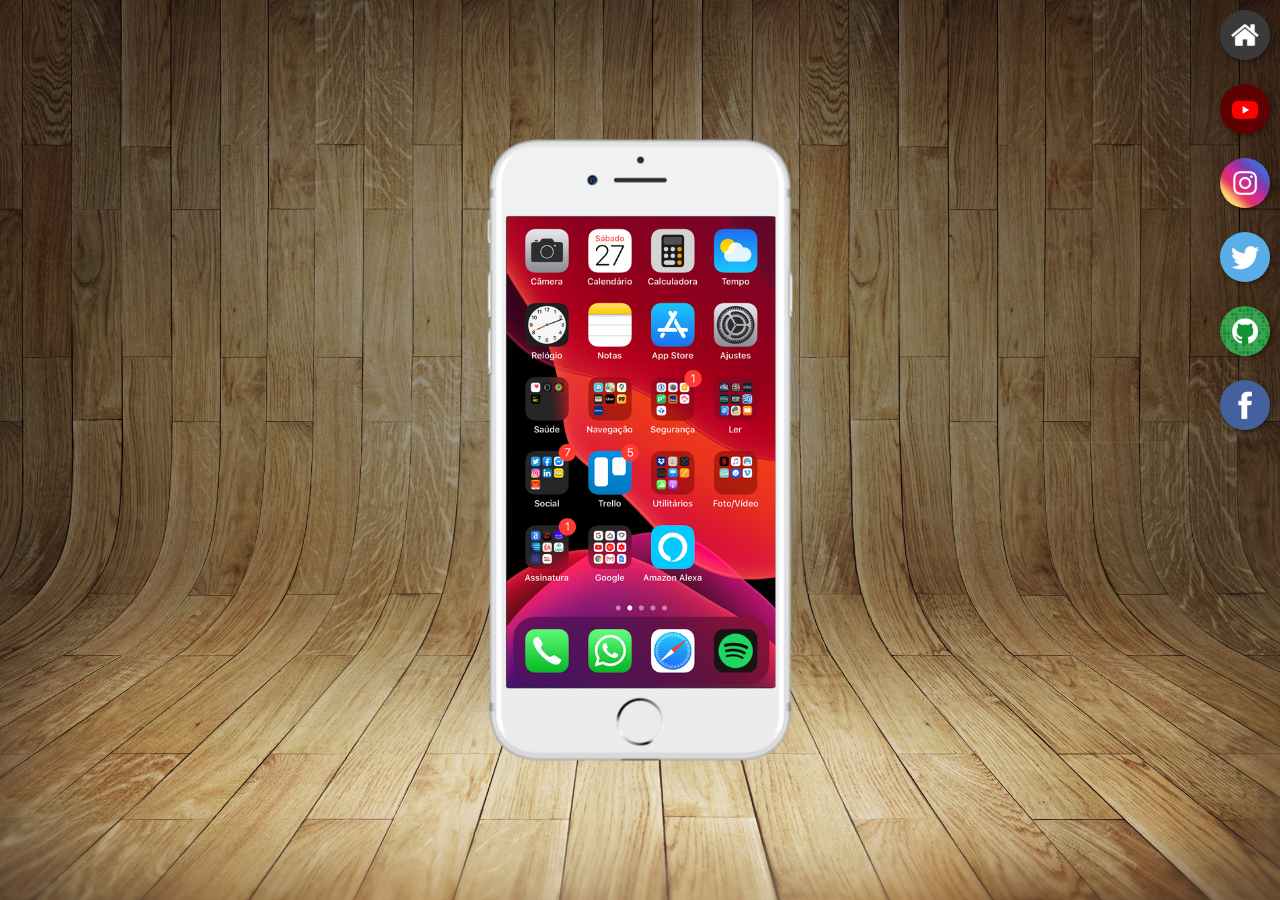
<file: index.html>
<!DOCTYPE html>
<html lang="pt-br">

<head>
    <meta charset="UTF-8">
    <meta name="viewport" content="width=device-width, initial-scale=1.0">
    <link rel="shortcut icon" href="favicon.ico" type="image/x-icon">
    <title>Redes Socias</title>
    <link rel="stylesheet" href="estilos/style.css">
</head>

<body>
    <main>
        <section id="telefone">
            <iframe src="home.html" name="tela" id="tela" frameborder="0"></iframe>


        </section>


        <section id="redes">
            <a href="home.html" target="tela"><img src="imagens/logo-home.jpg"  alt=""></a> <br>
            <a href="youtube.html"  target="tela"><img src="imagens/logo-youtube.jpg" alt=""></a> <br>
            <a href="instagram.html" target="tela"><img src="imagens/logo-instagram.jpg" alt=""></a> <br>
            <a href="twitter.html" target="tela"><img src="imagens/logo-twitter.jpg" alt=""></a> <br>
            <a href="github.html" target="tela"><img src="imagens/logo-github.jpg" alt=""></a> <br>
            <a href="facebook.html" target="tela"><img src="imagens/logo-facebook.jpg" alt=""></a>
        </section>




    </main>
</body>

</html>
</file>
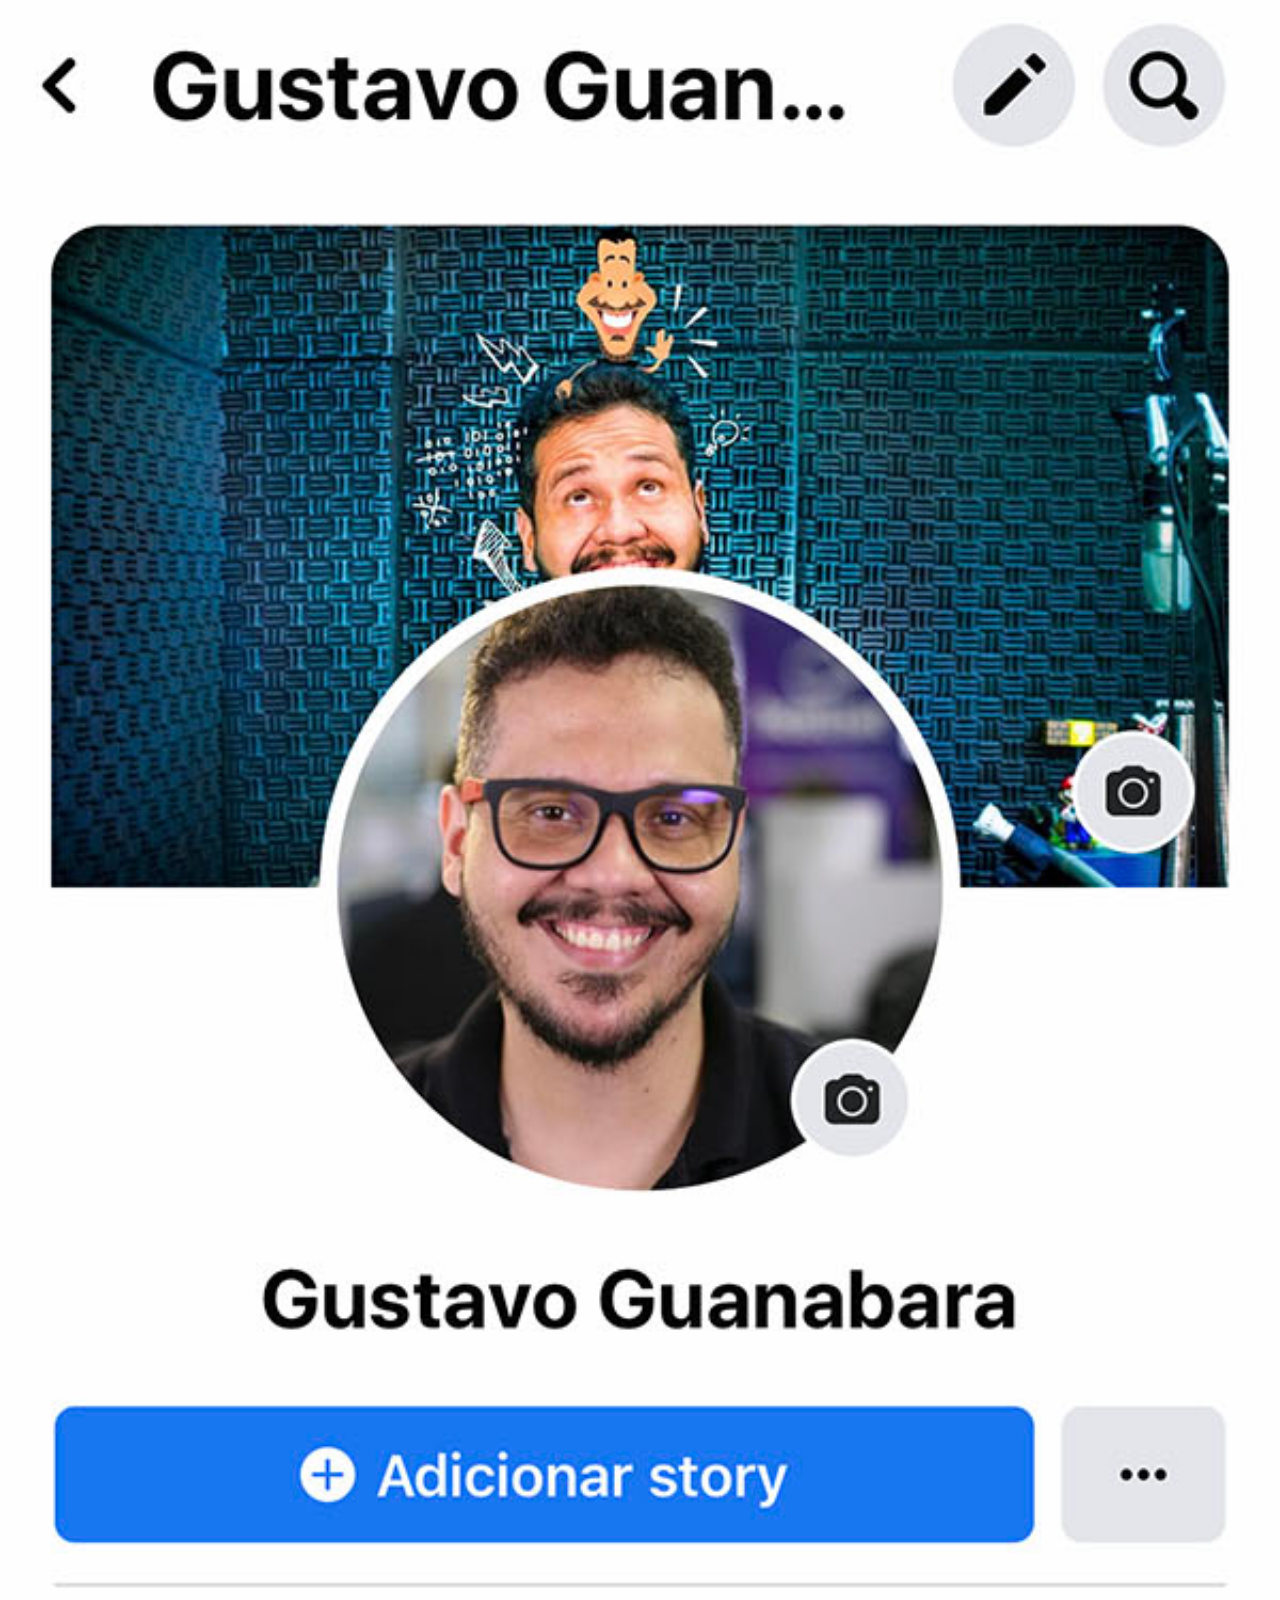
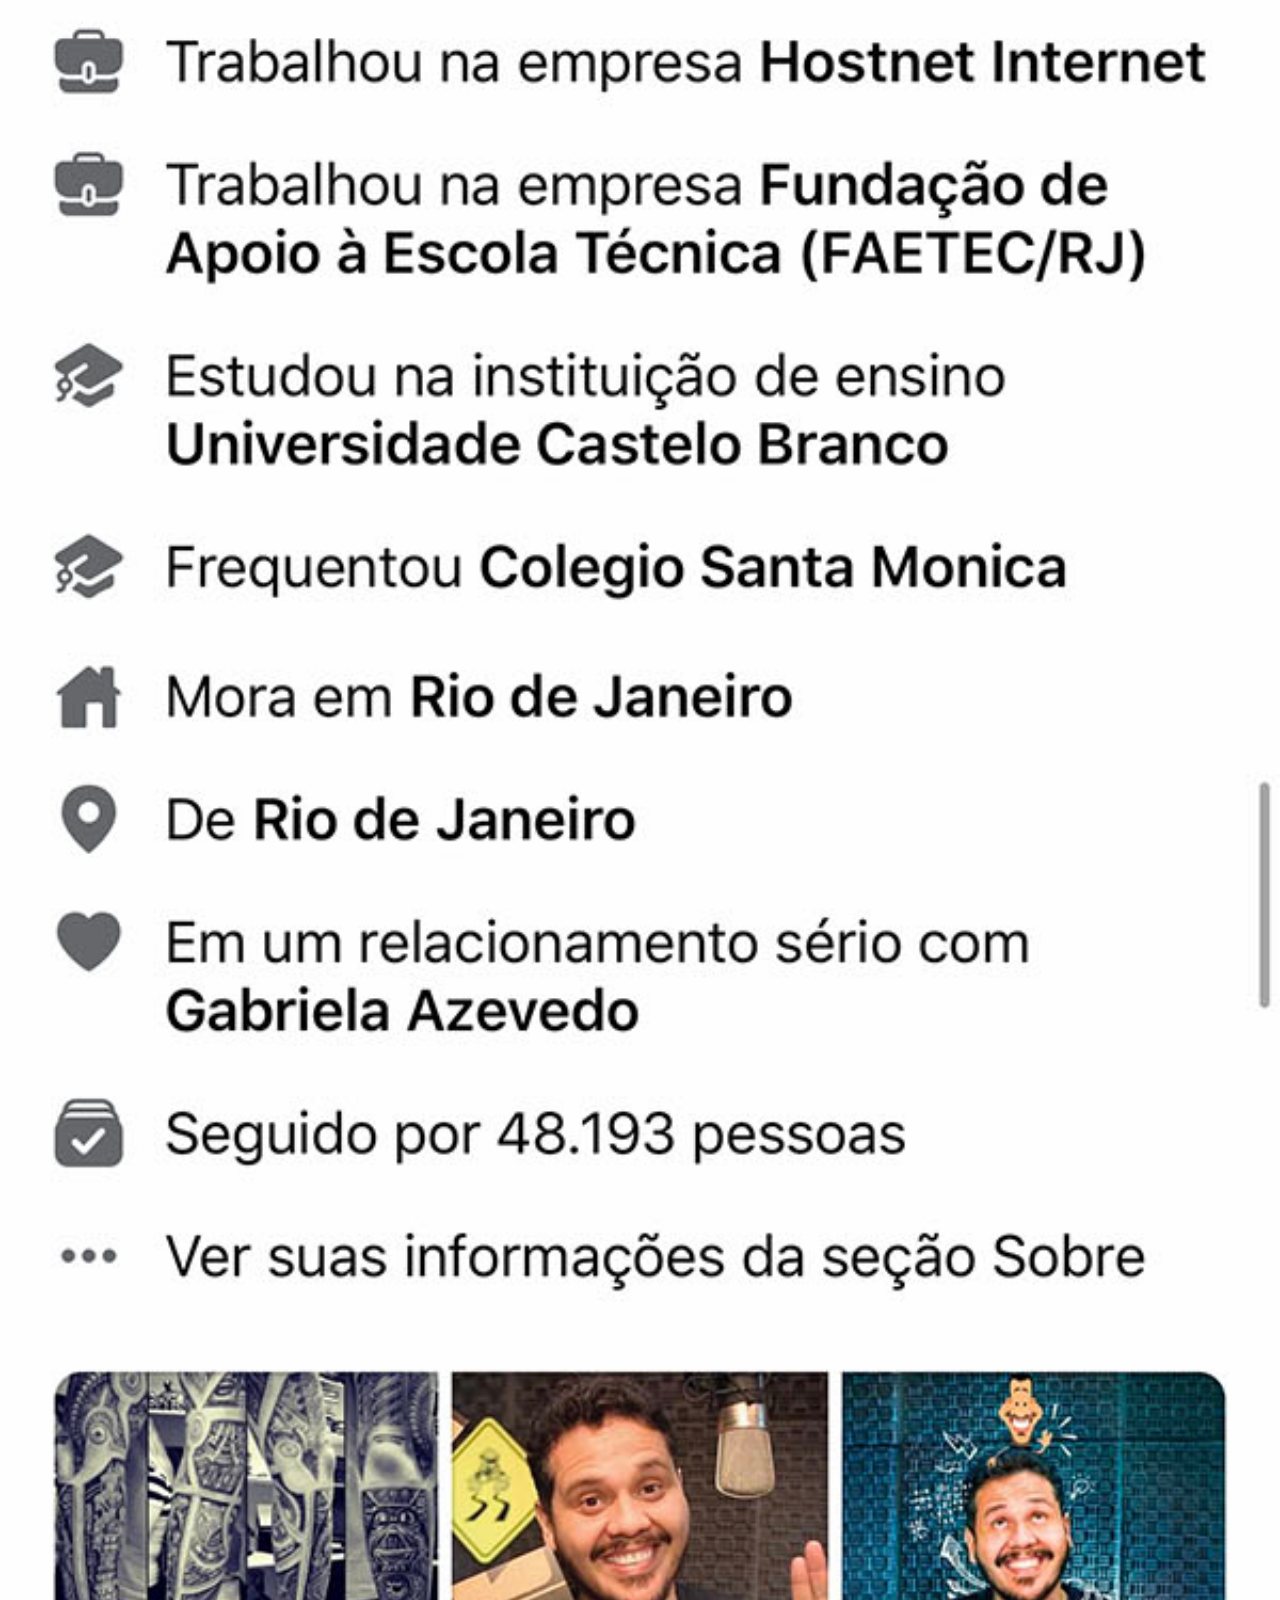
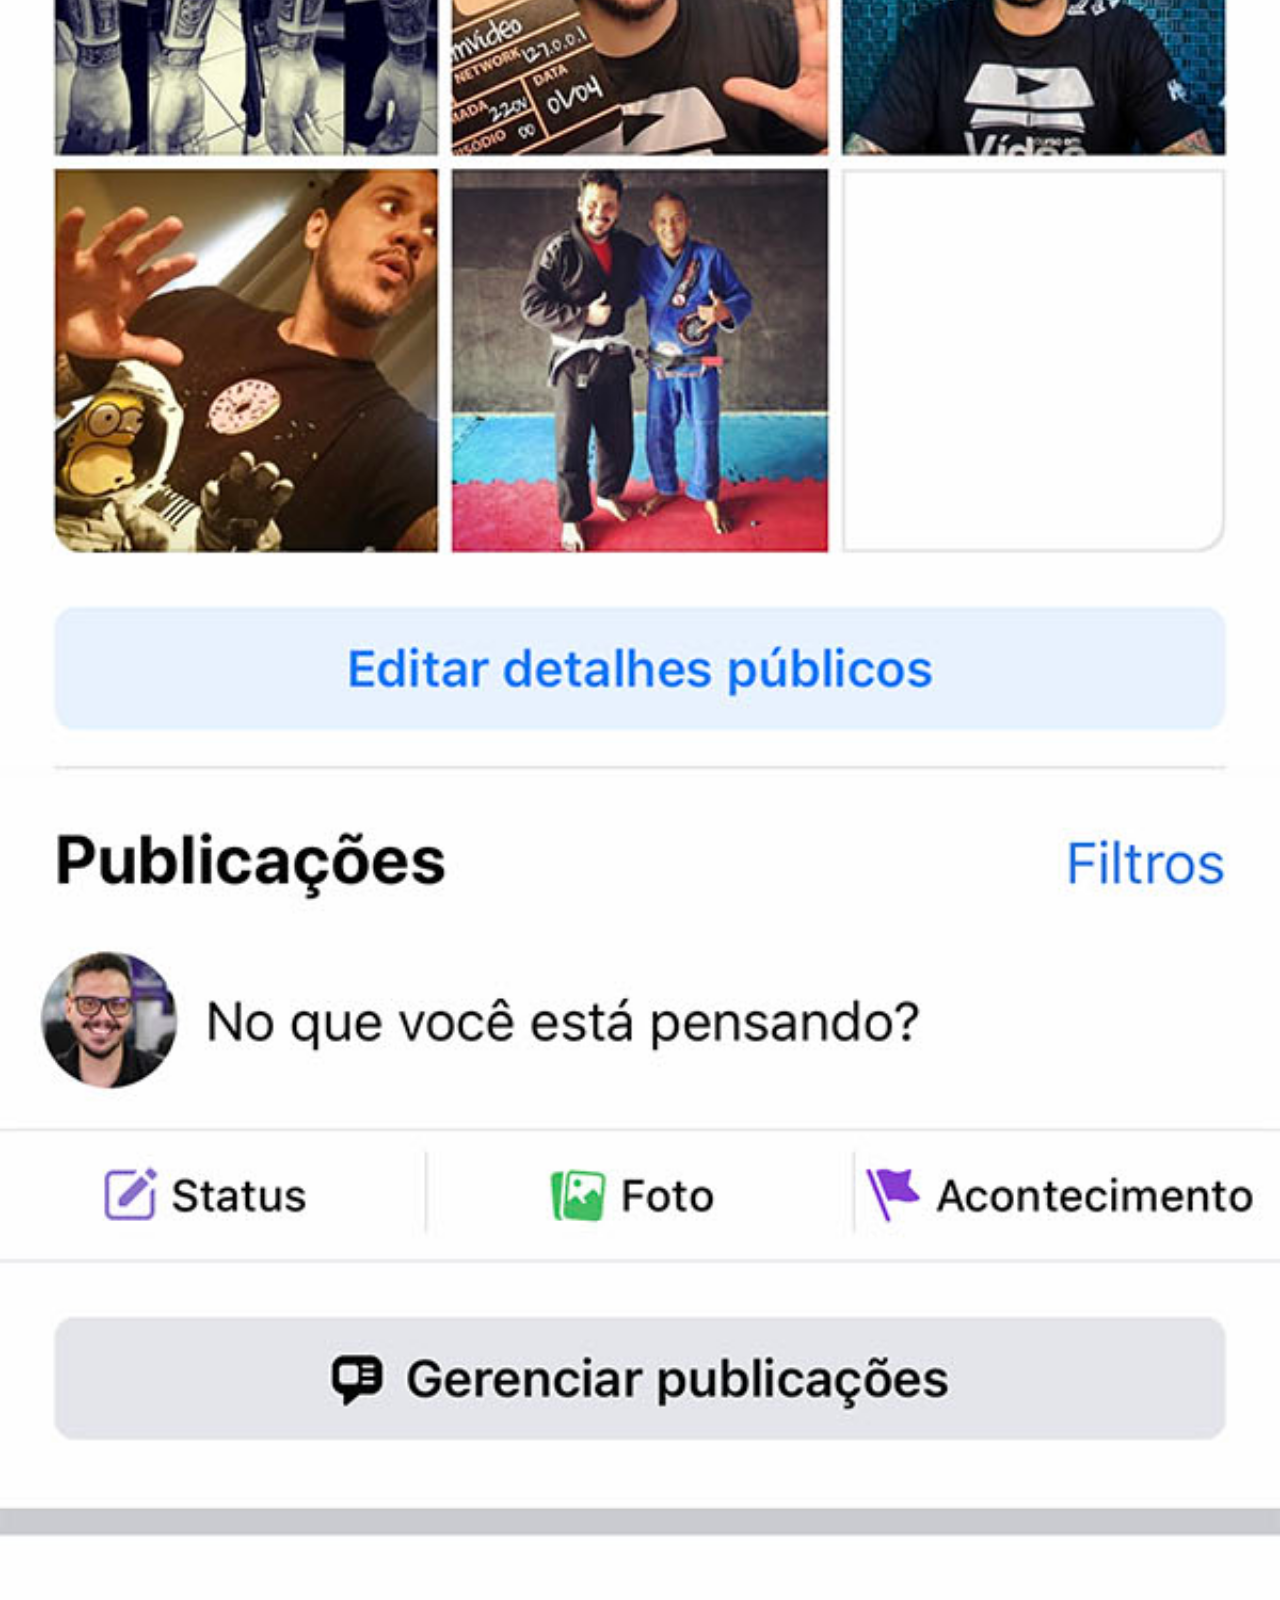
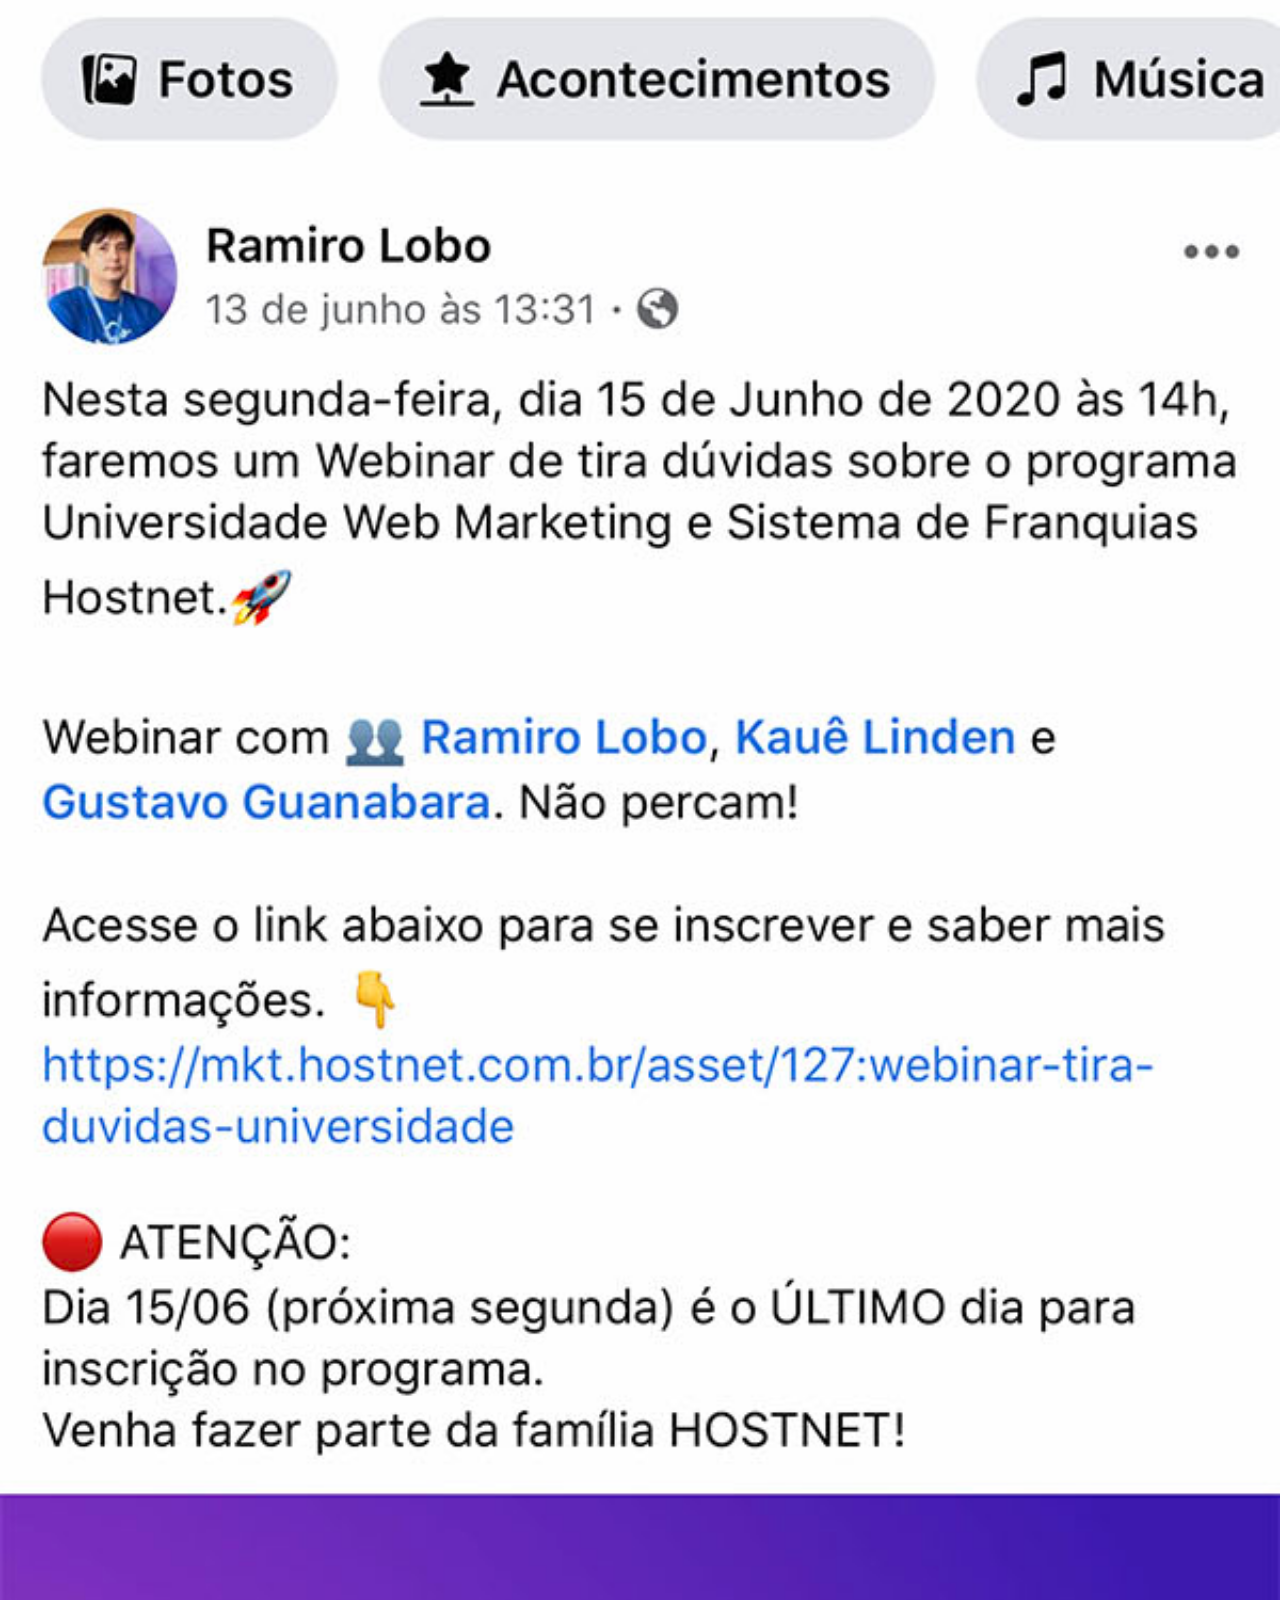
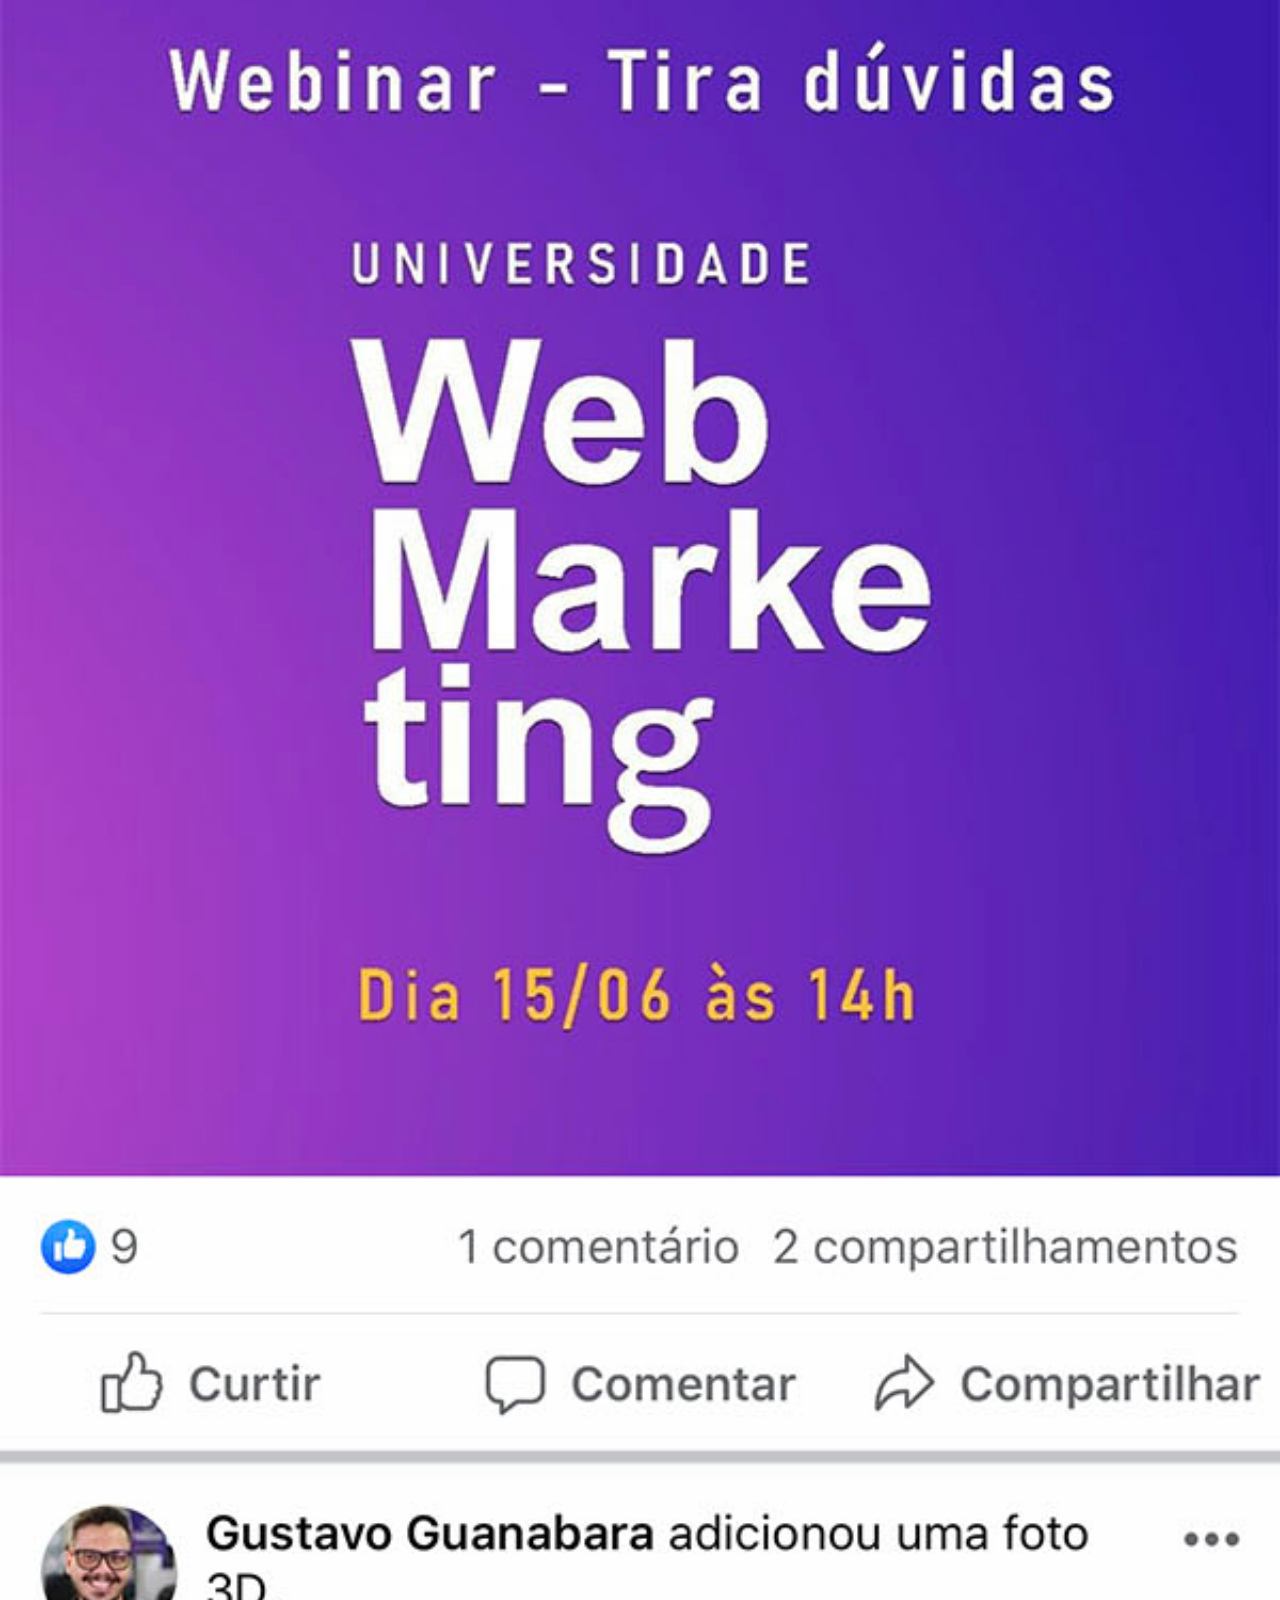
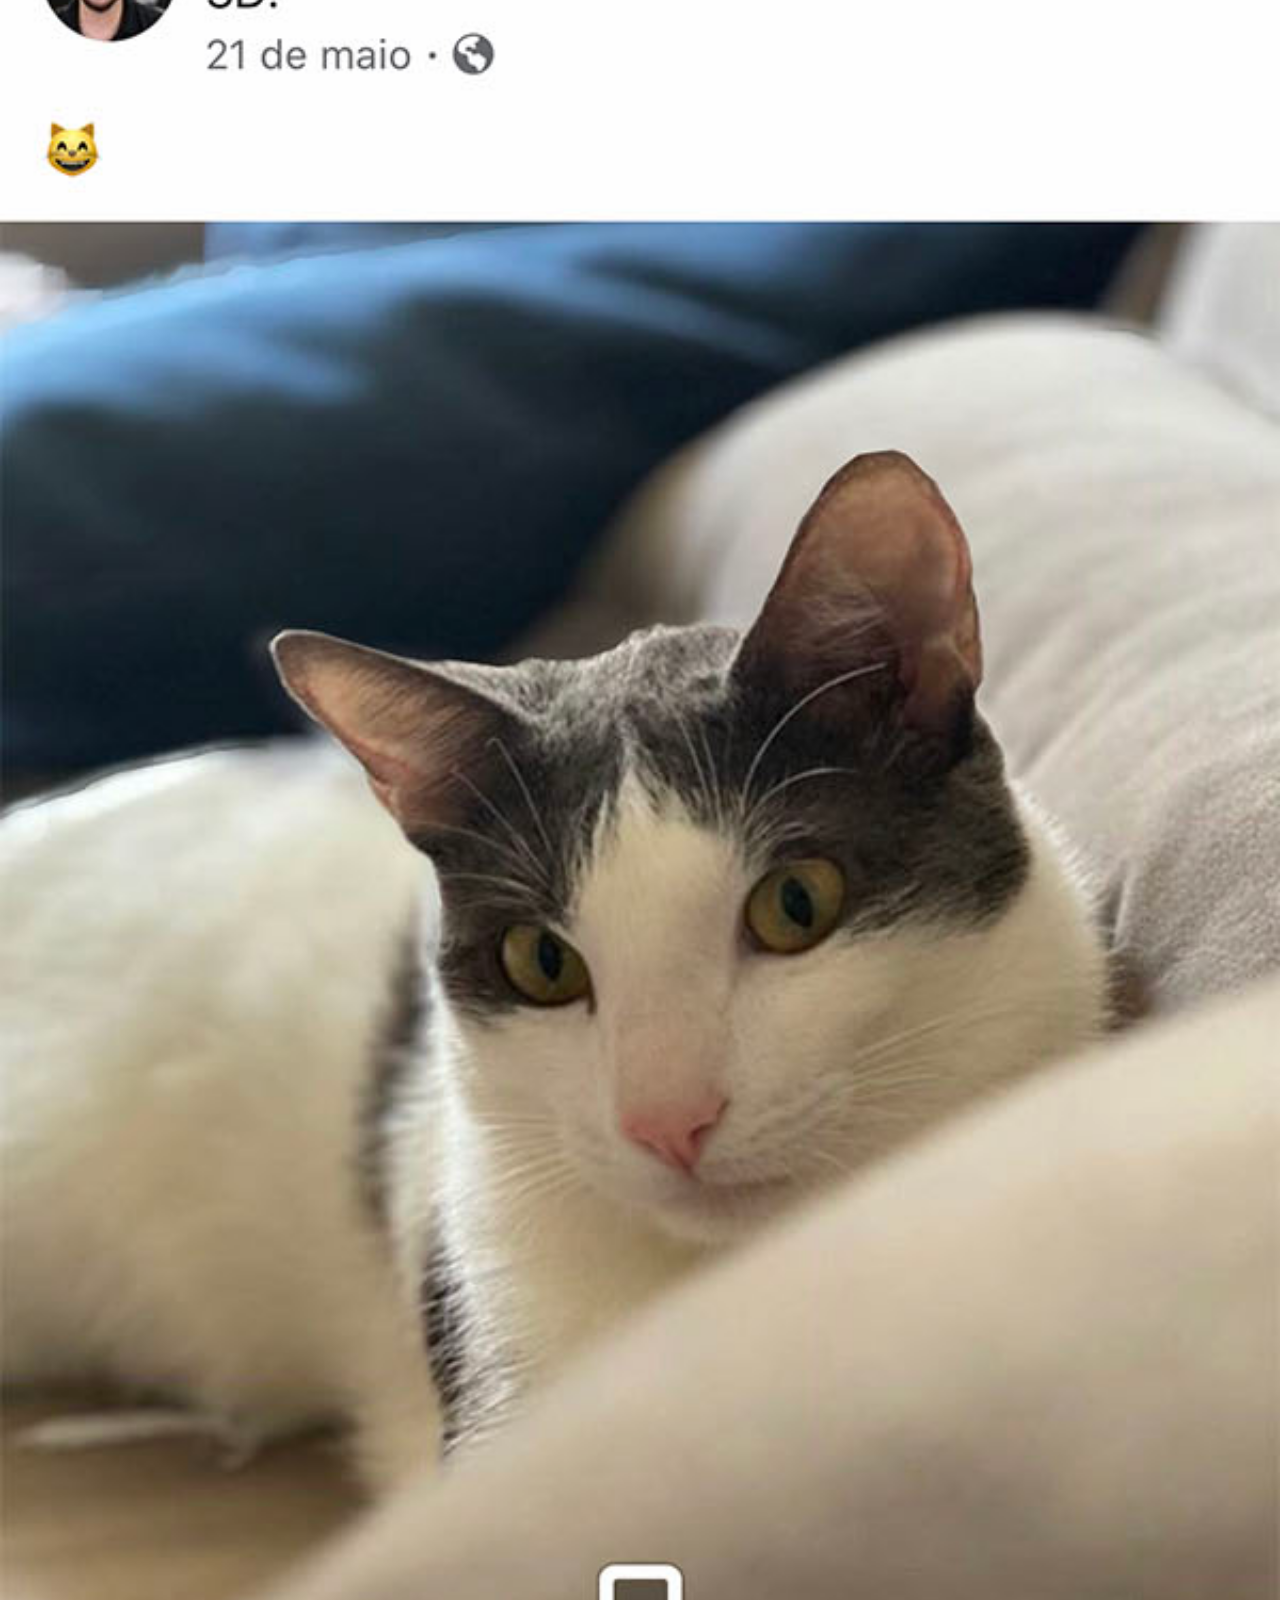
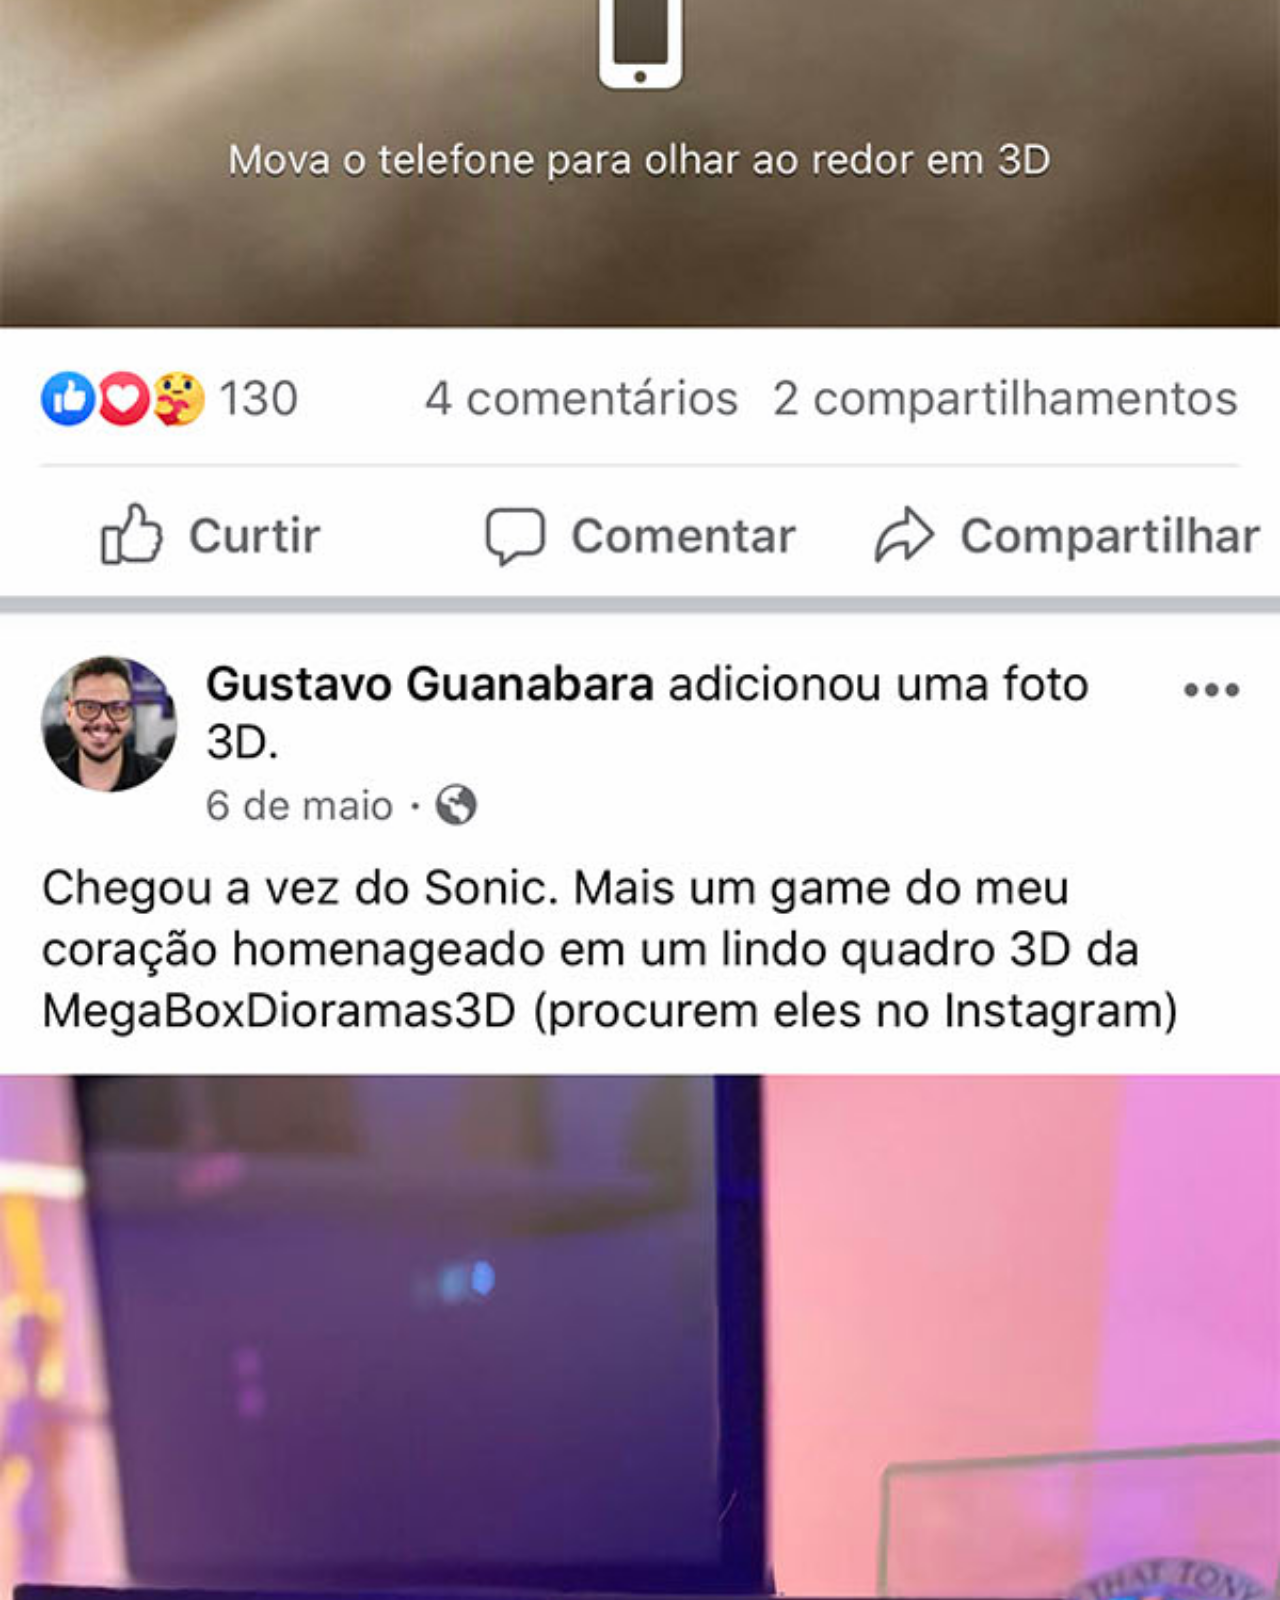
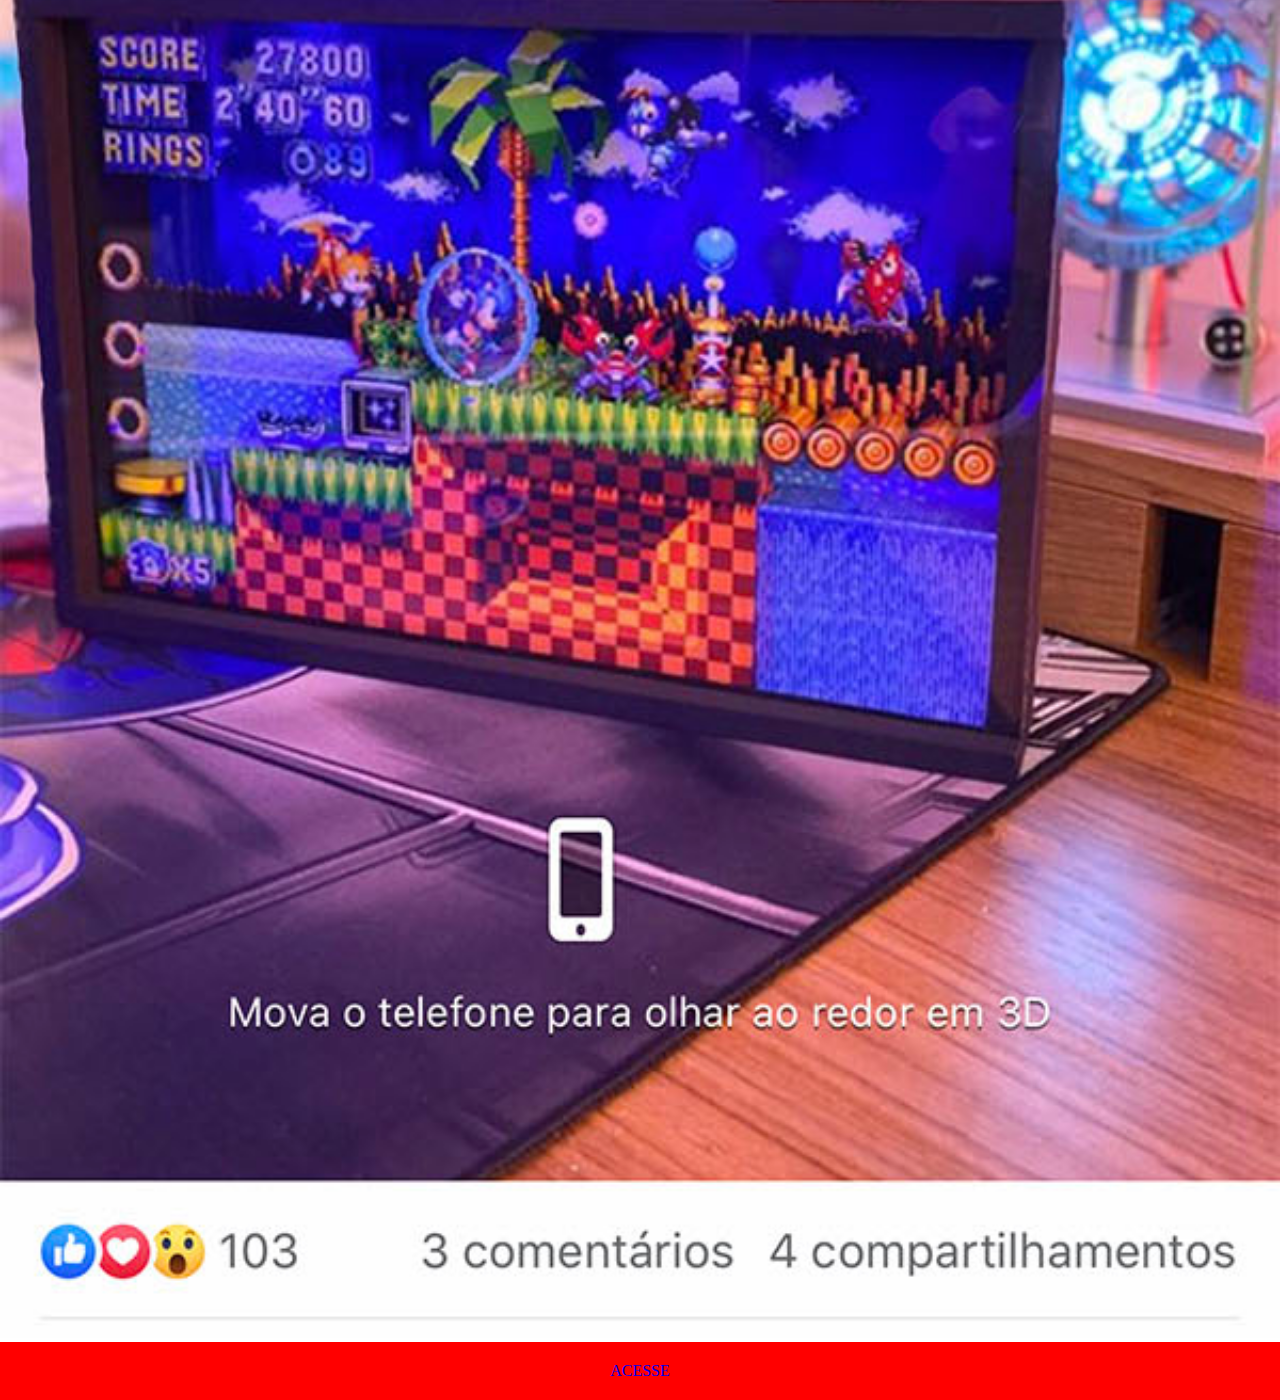
<file: facebook.html>
<!DOCTYPE html>
<html lang="pt-br">
<head>
    <meta charset="UTF-8">
    <meta name="viewport" content="width=device-width, initial-scale=1.0"> 
    <title>facebook</title>
        <style>
* {
margin: 0%;
padding: 0%;

}
img {
width: 100vw;



}
::-webkit-scrollbar {
width: 0%;
padding: 0%;

}
a {
    display: block;
background-color: red;
text-align: center;
text-decoration: none;
font-size: border;
padding: 20px;






}


    </style>
</head>
<body>
    <img src="imagens/tela-facebook.jpg" alt="">
    <a href="https://www.facebook.com/CursosEmVideo/?locale=pt_BR">ACESSE</a>
    
</body>
</html>
</file>
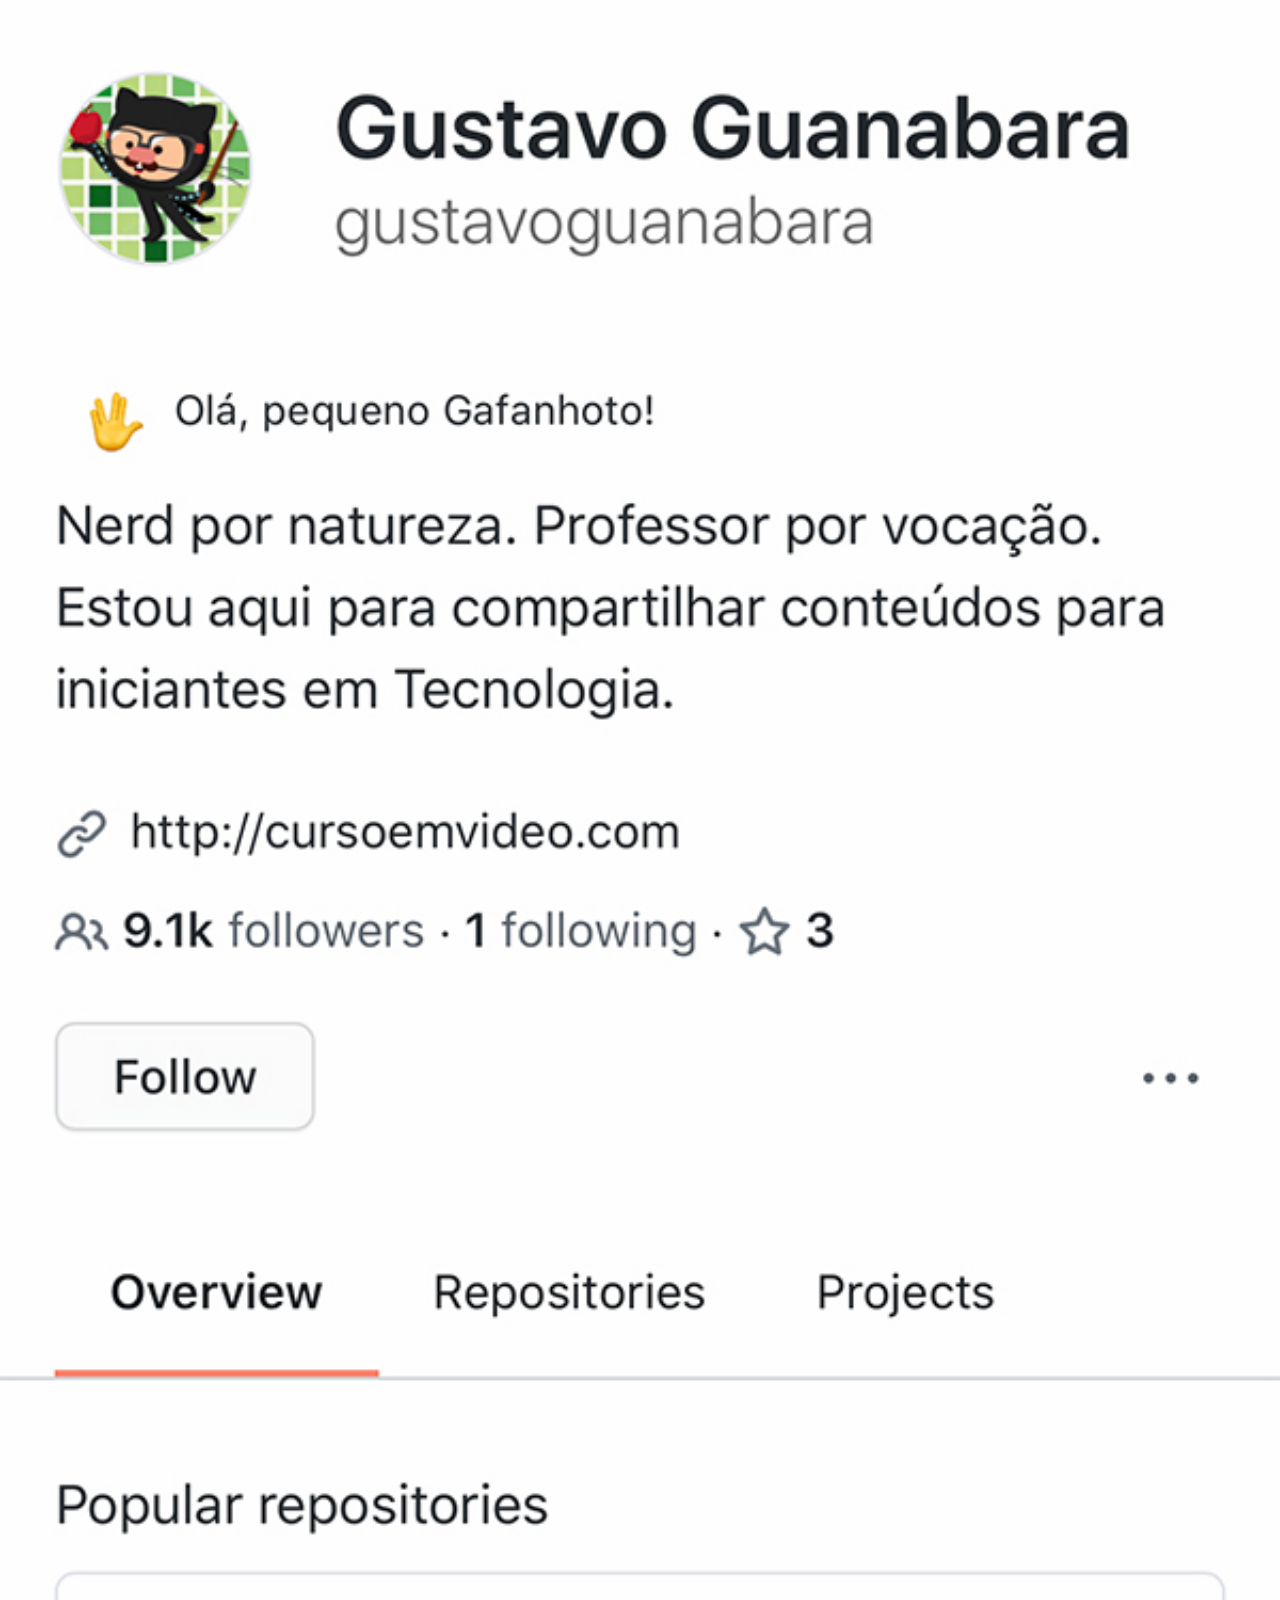
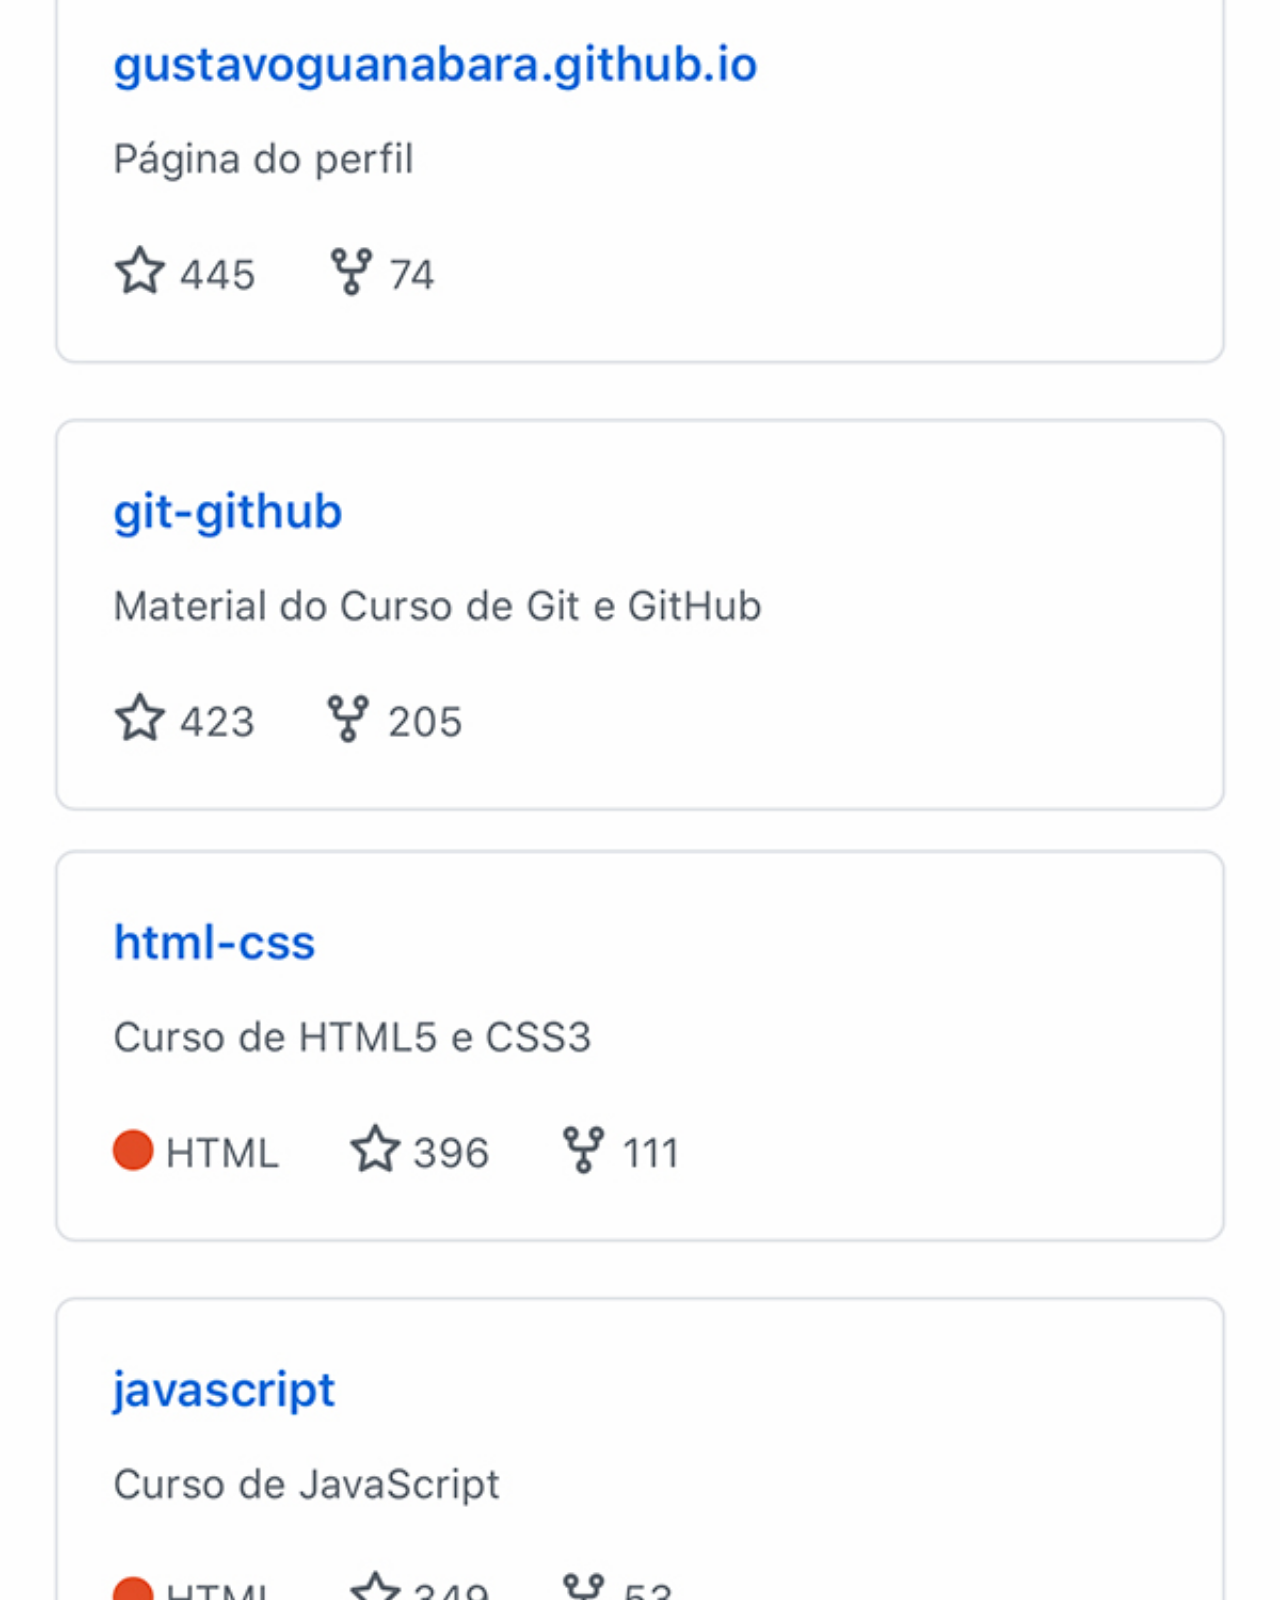
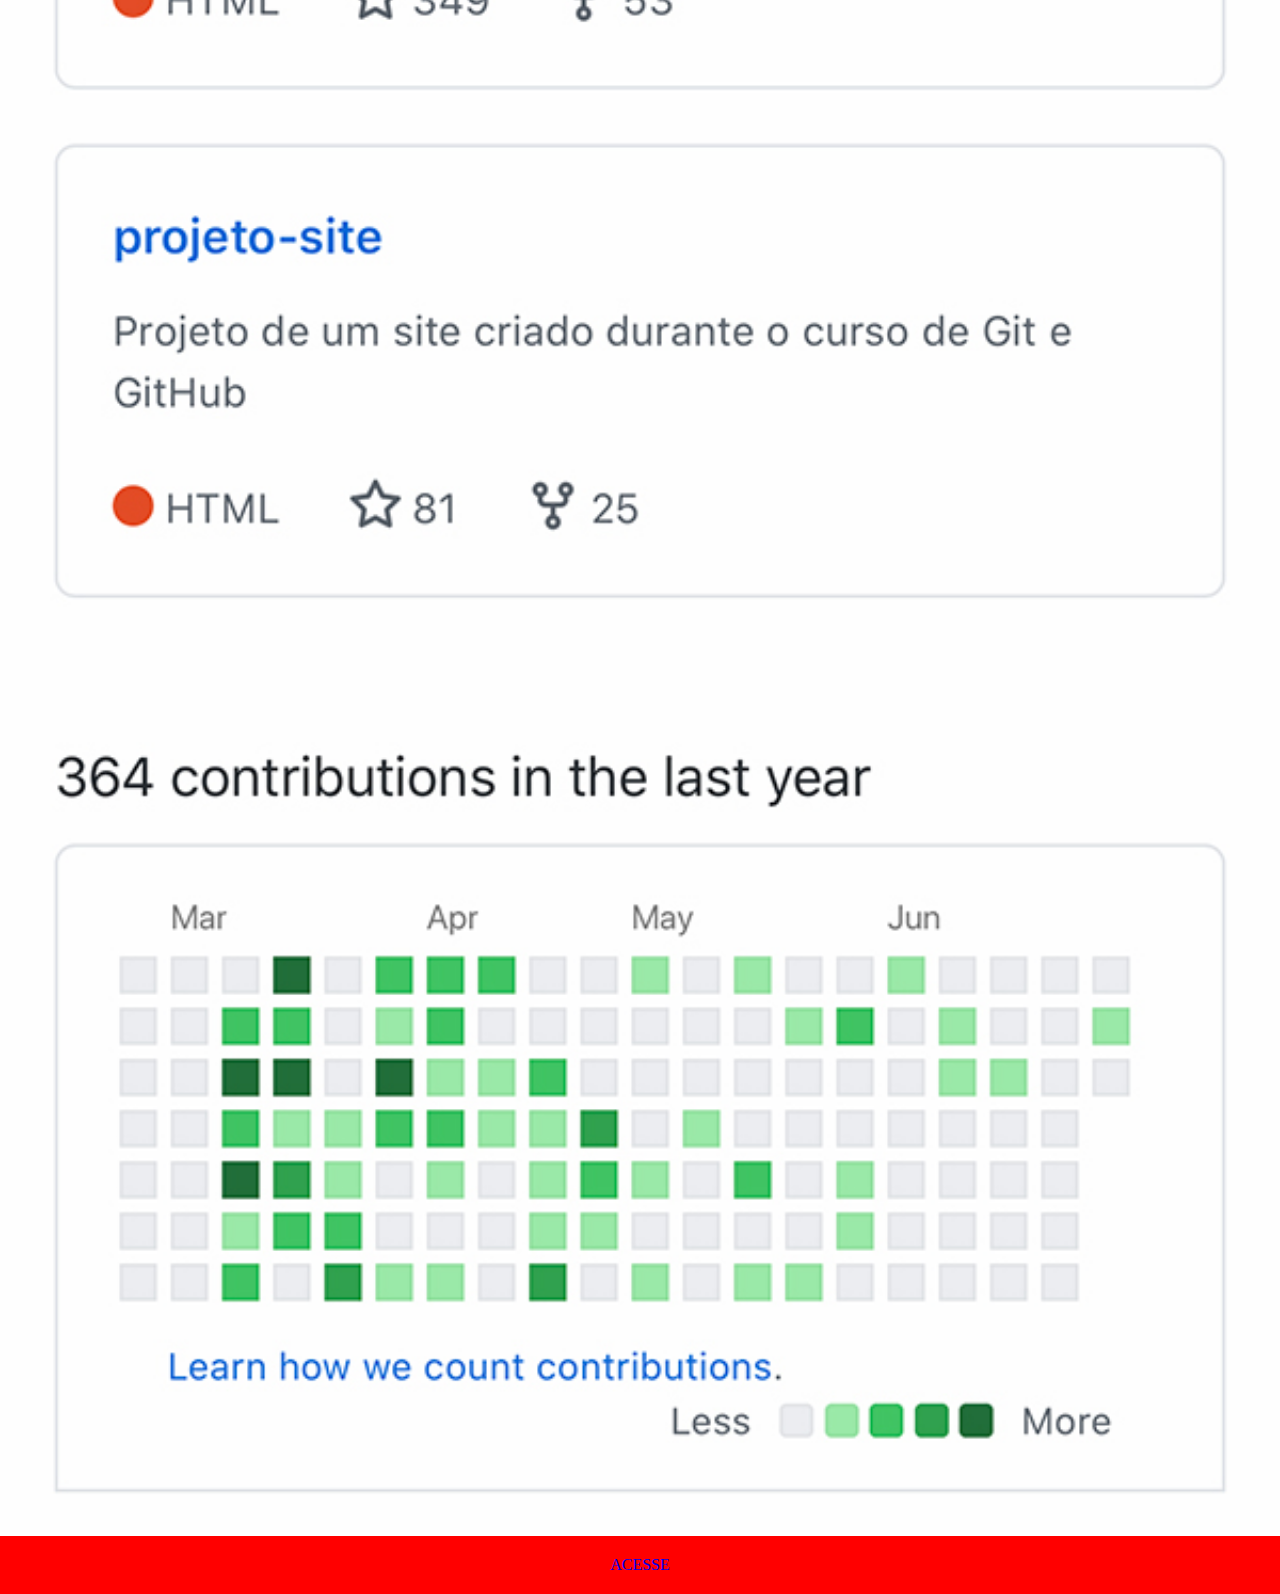
<file: github.html>
<!DOCTYPE html>
<html lang="pt-br">
<head>
    <meta charset="UTF-8">
    <meta name="viewport" content="width=device-width, initial-scale=1.0">
    <title>github</title>
        <style>
* {
margin: 0%;
padding: 0%;

}
img {
width: 100vw;



}
::-webkit-scrollbar {
width: 0%;
padding: 0%;

}
a {
    display: block;
background-color: red;
text-align: center;
text-decoration: none;
font-size: border;
padding: 20px;






}


    </style>
</head>
<body>
    <img src="imagens/tela-github.jpg" alt="">
    <a href="https://github.com/cursoemvideo">ACESSE</a>
</body>
</html>
</file>
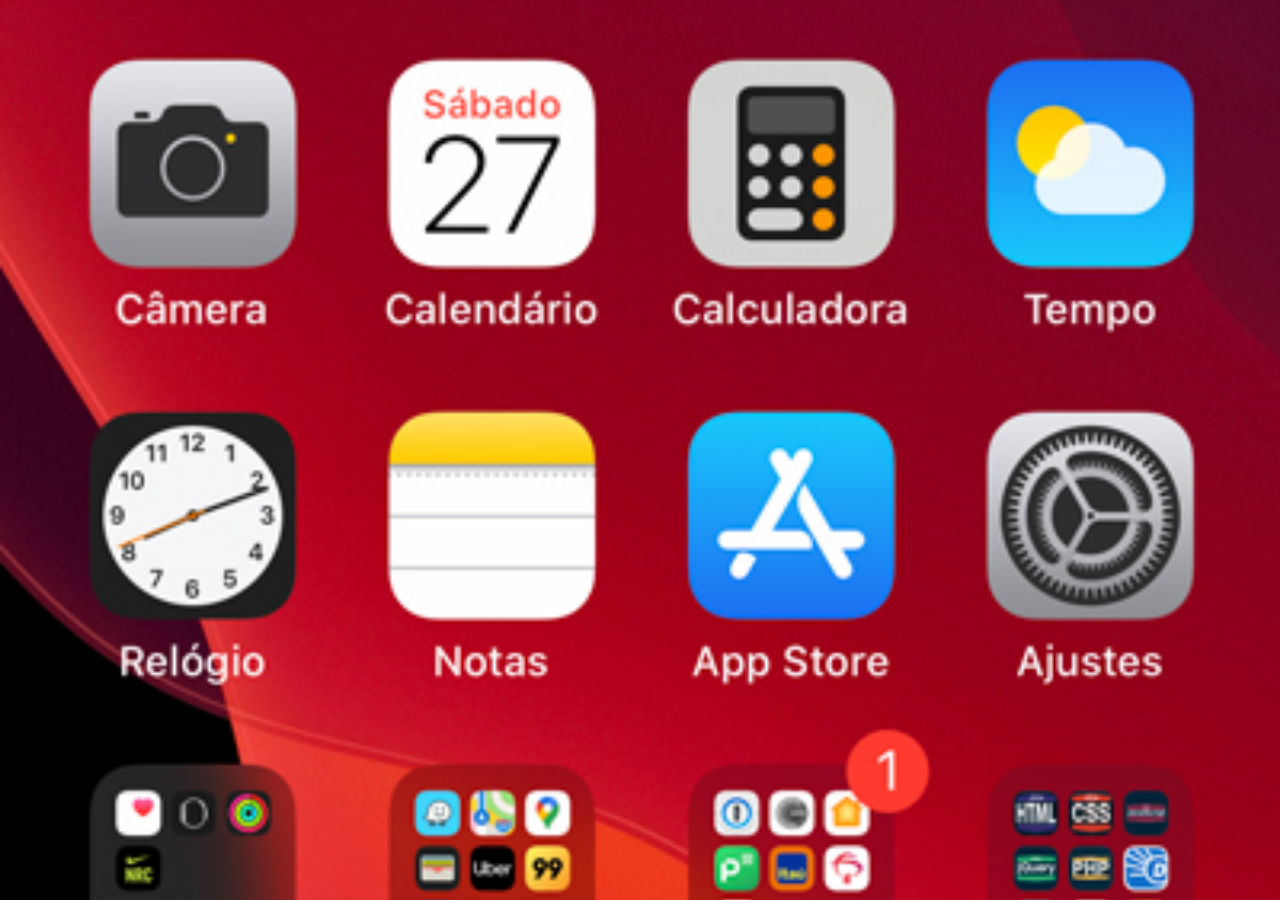
<file: home.html>
<!DOCTYPE html>
<html lang="pt-br">
<head>
    <meta charset="UTF-8">
    <meta name="viewport" content="width=device-width, initial-scale=1.0">
    <title>home</title>
    <style>
  * {
margin: 0%;
padding: 0%;



  }  
  body {
    height: 100vh;
width: 100vw;
background: black url(imagens/tela-home.jpg) no-repeat top center;
background-size: cover;



  }




    </style>
</head>
<body>

</body>
</html>
</file>
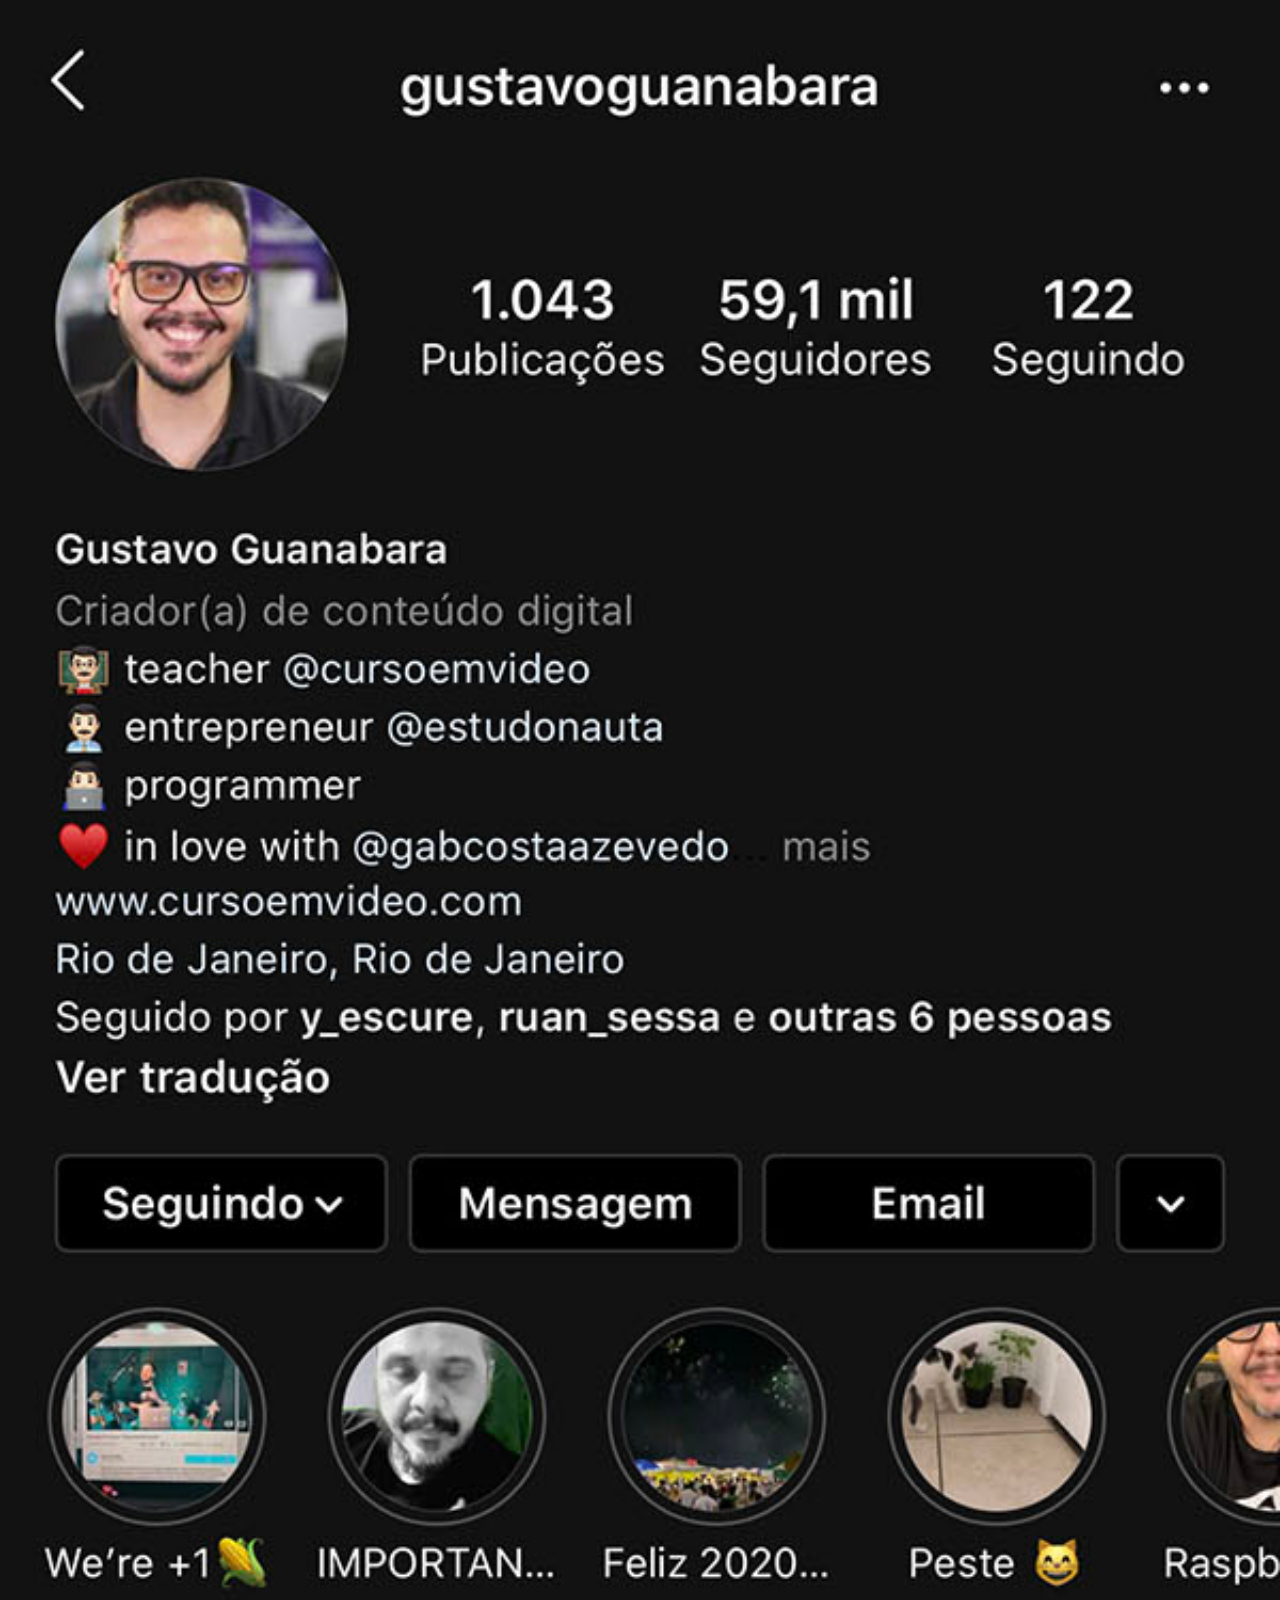
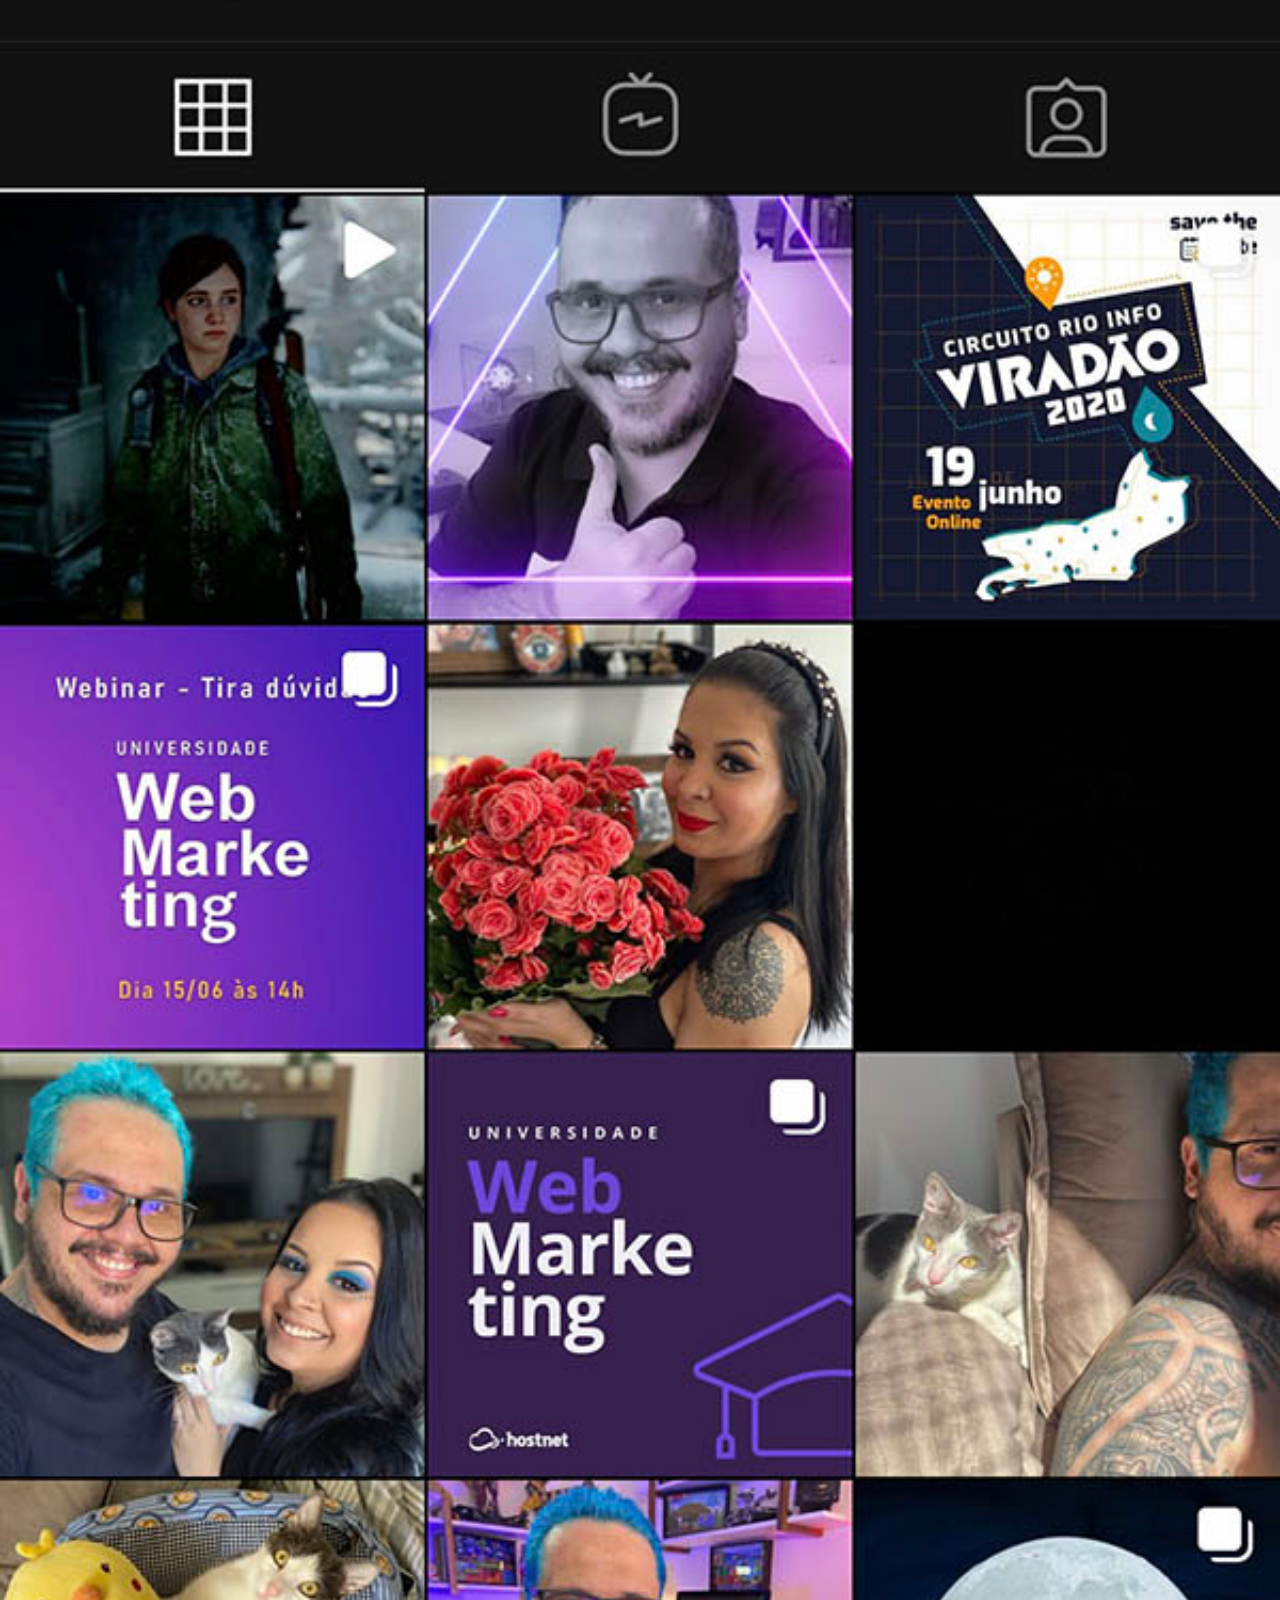
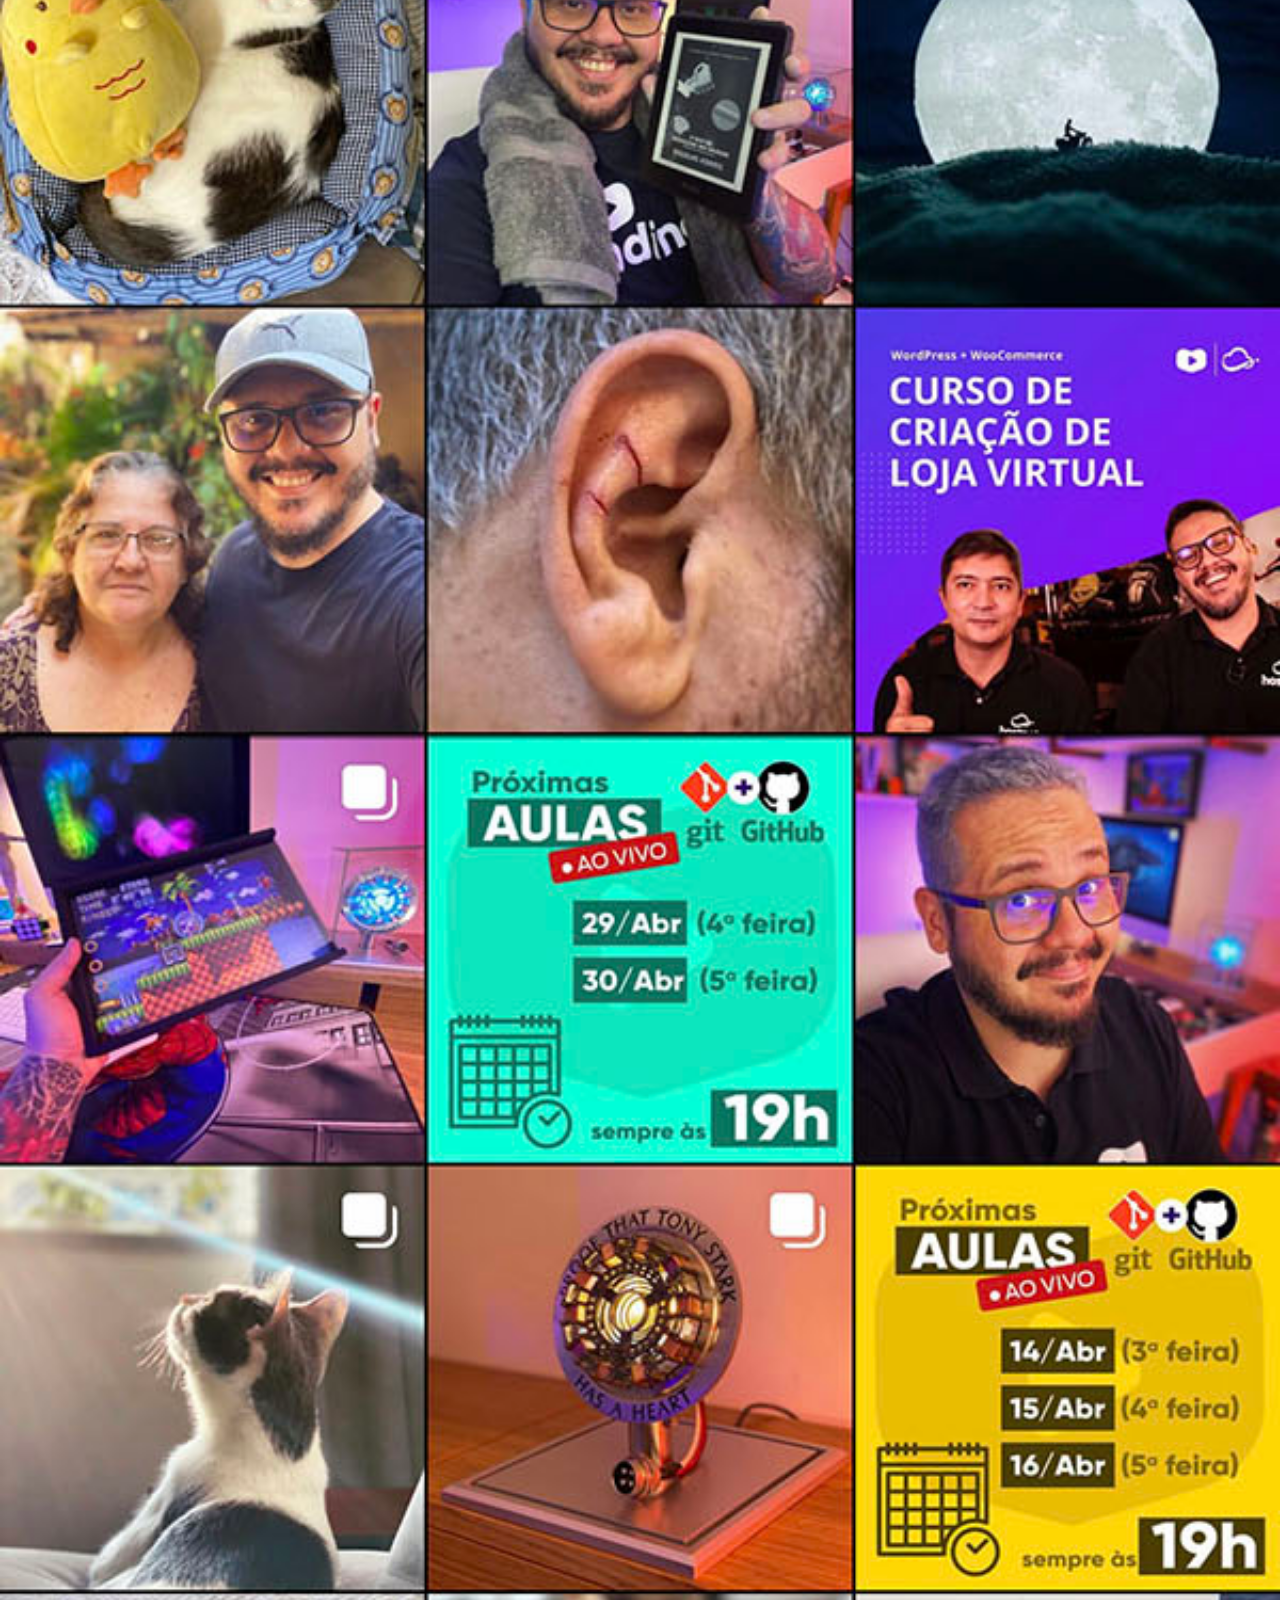
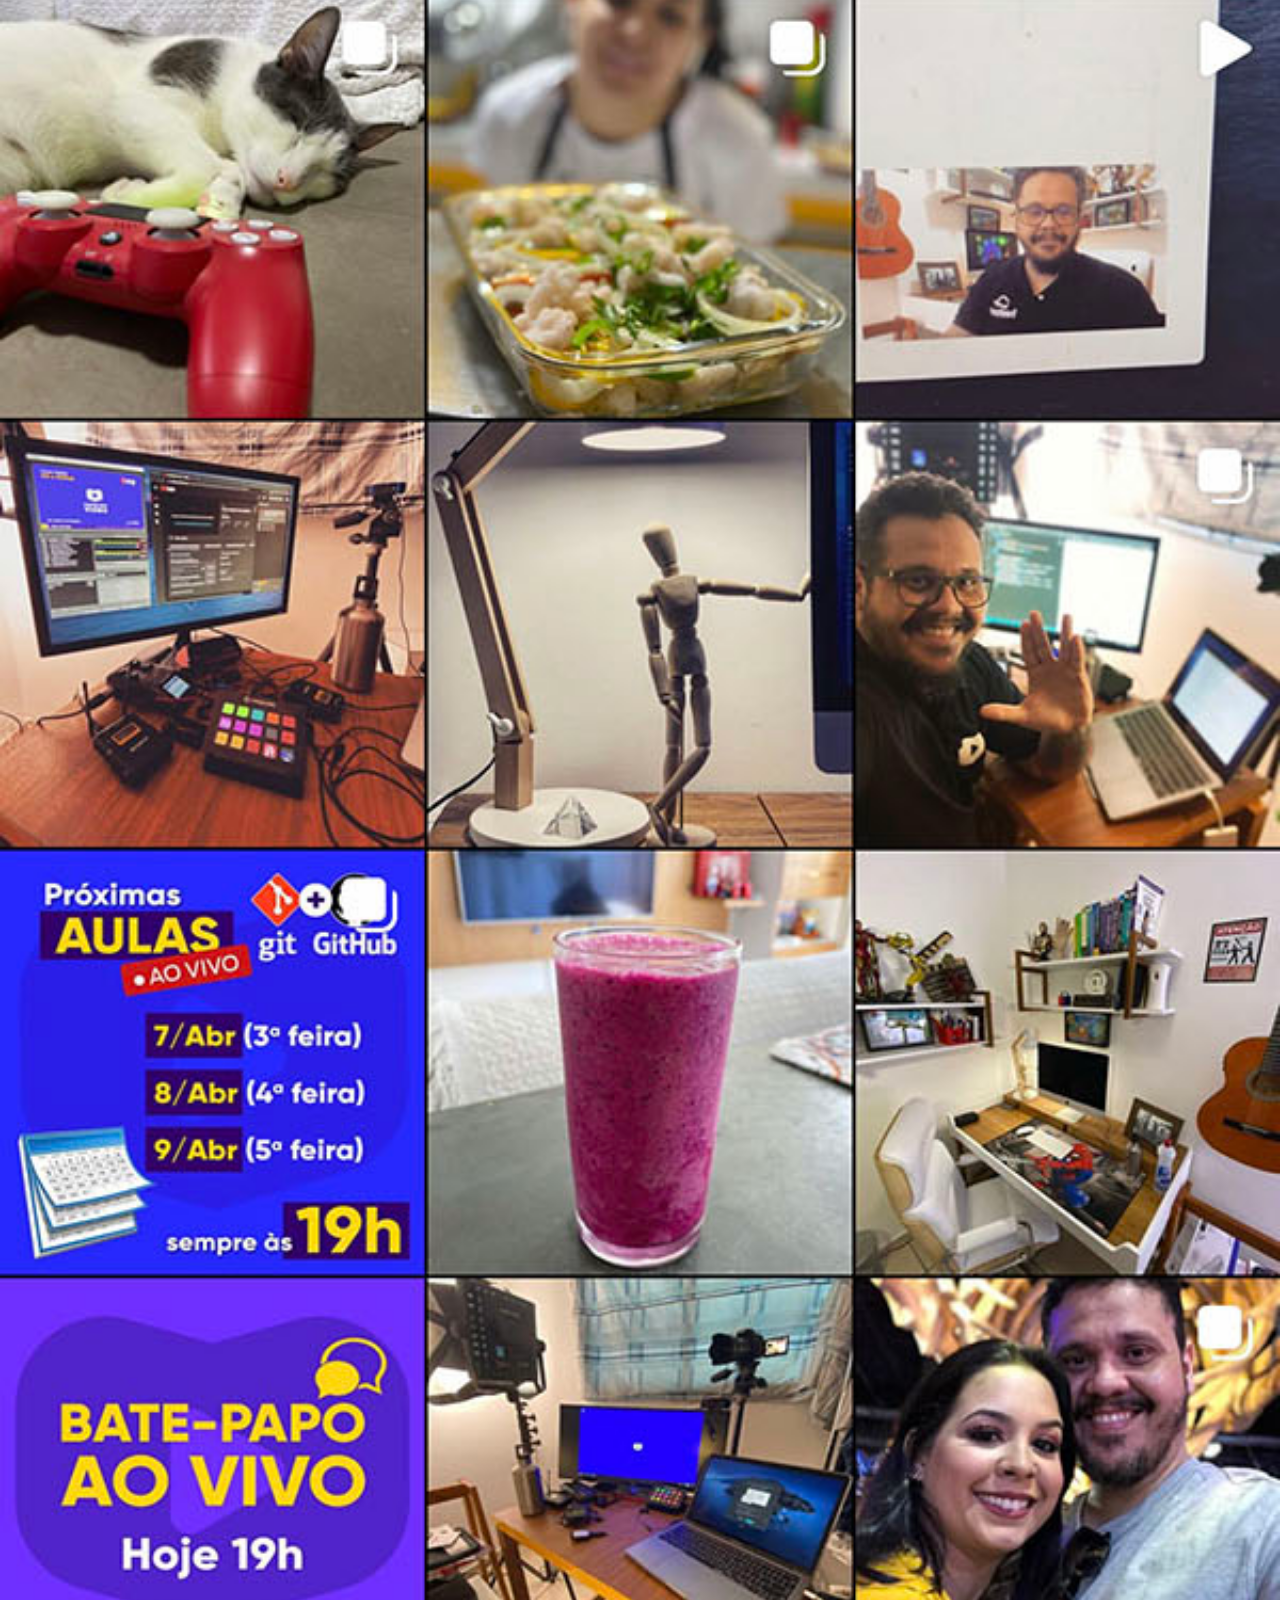
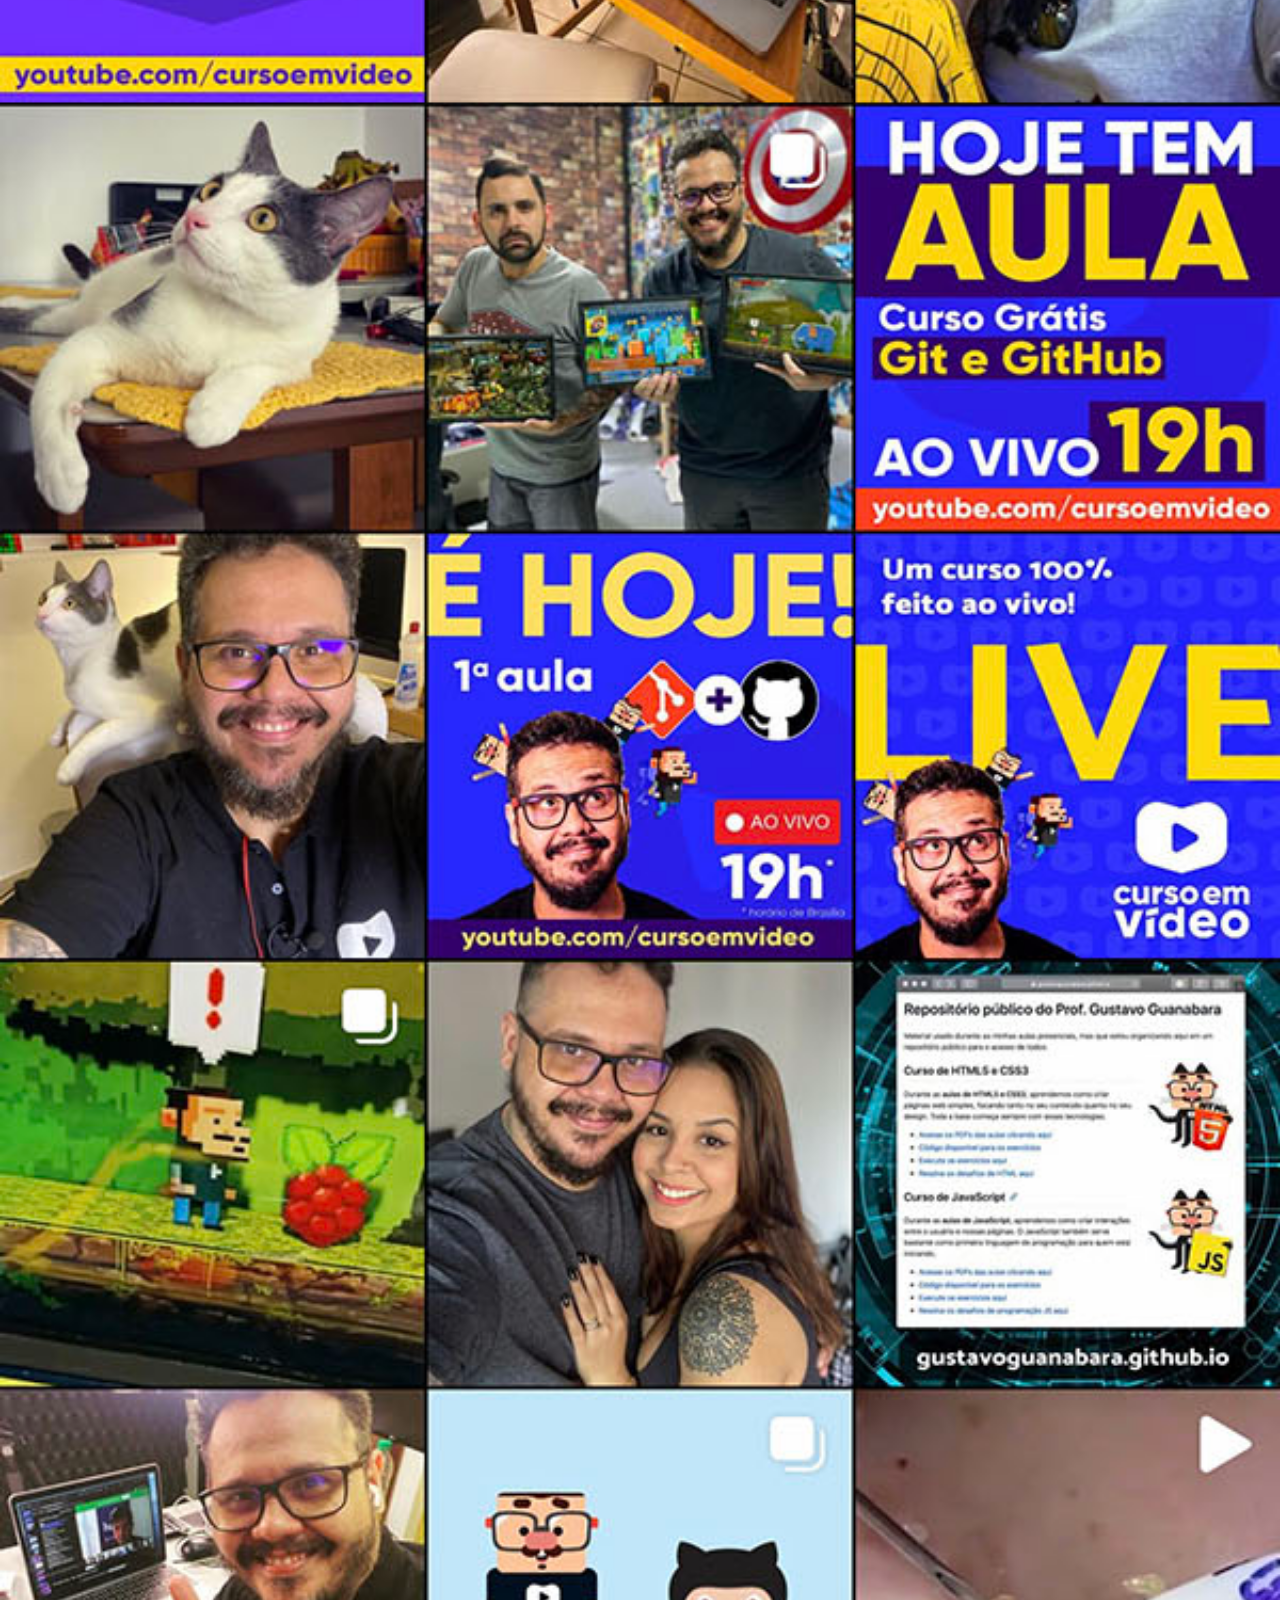
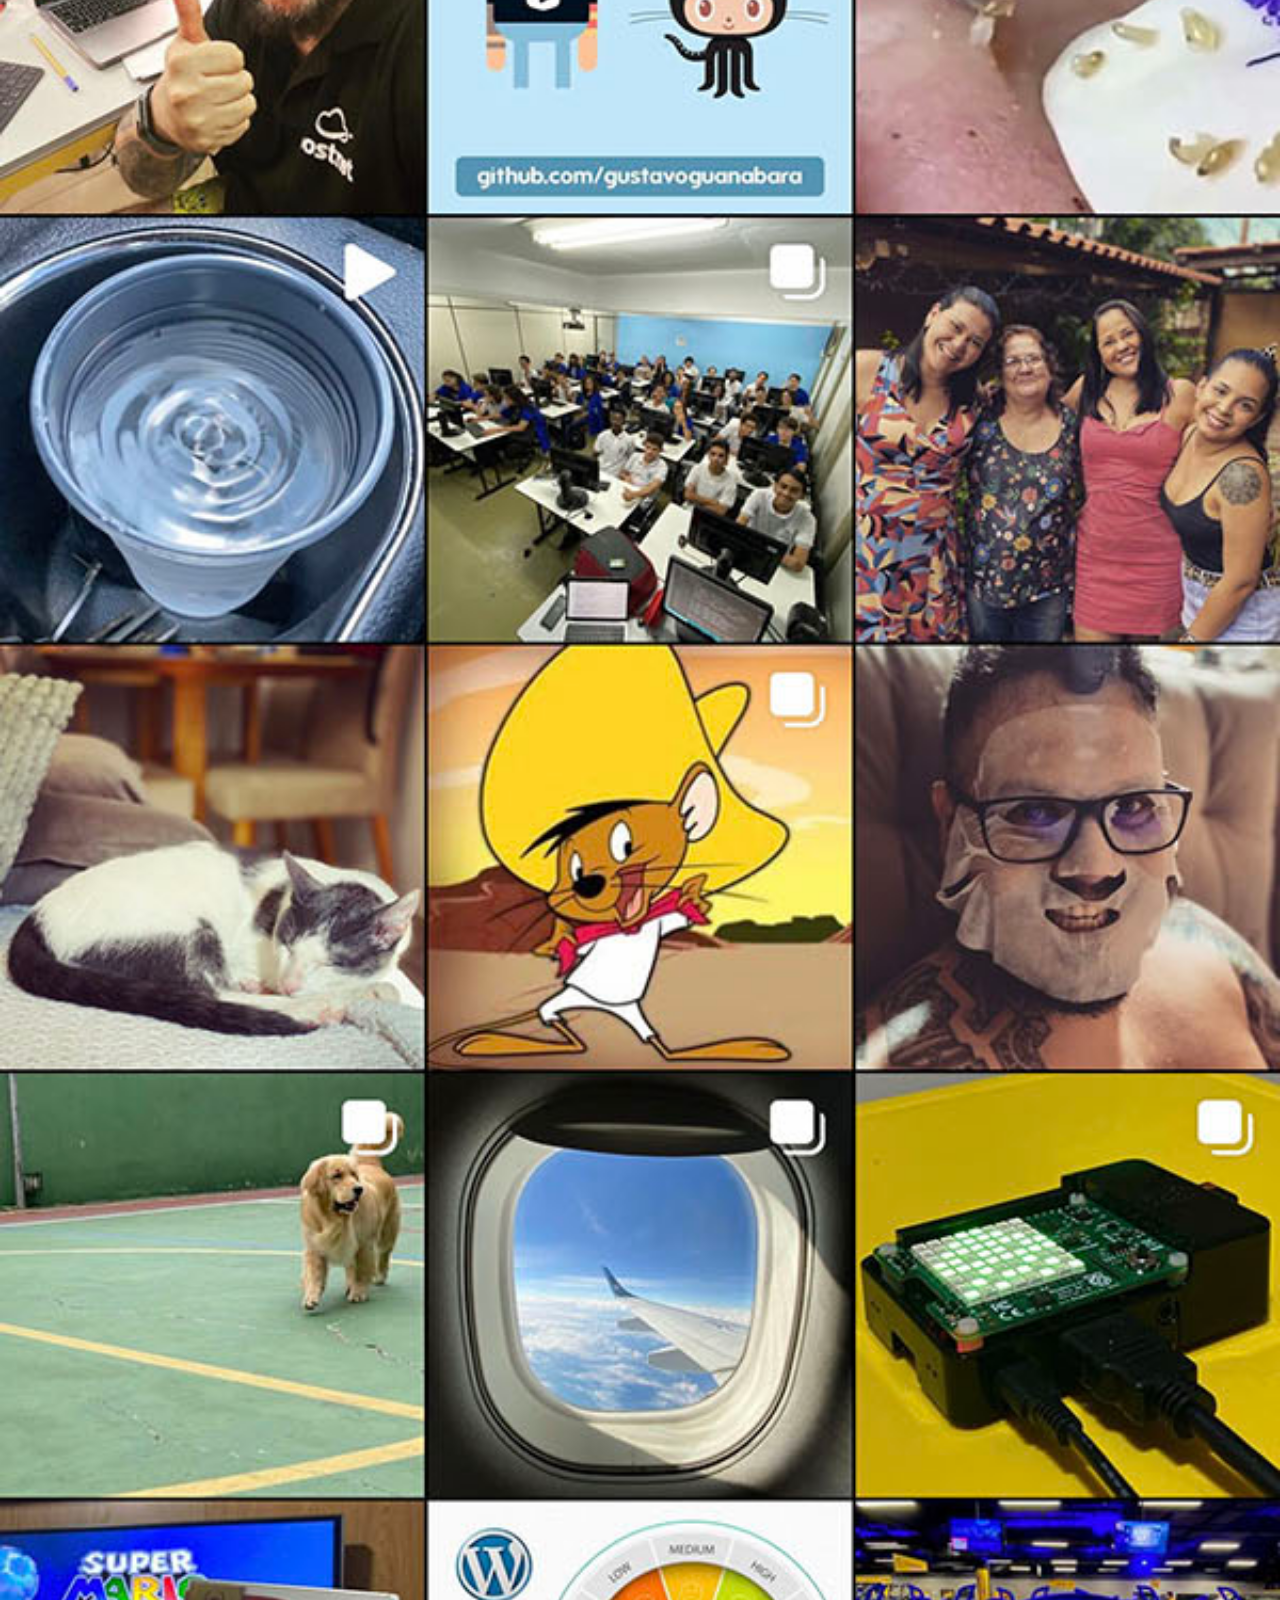
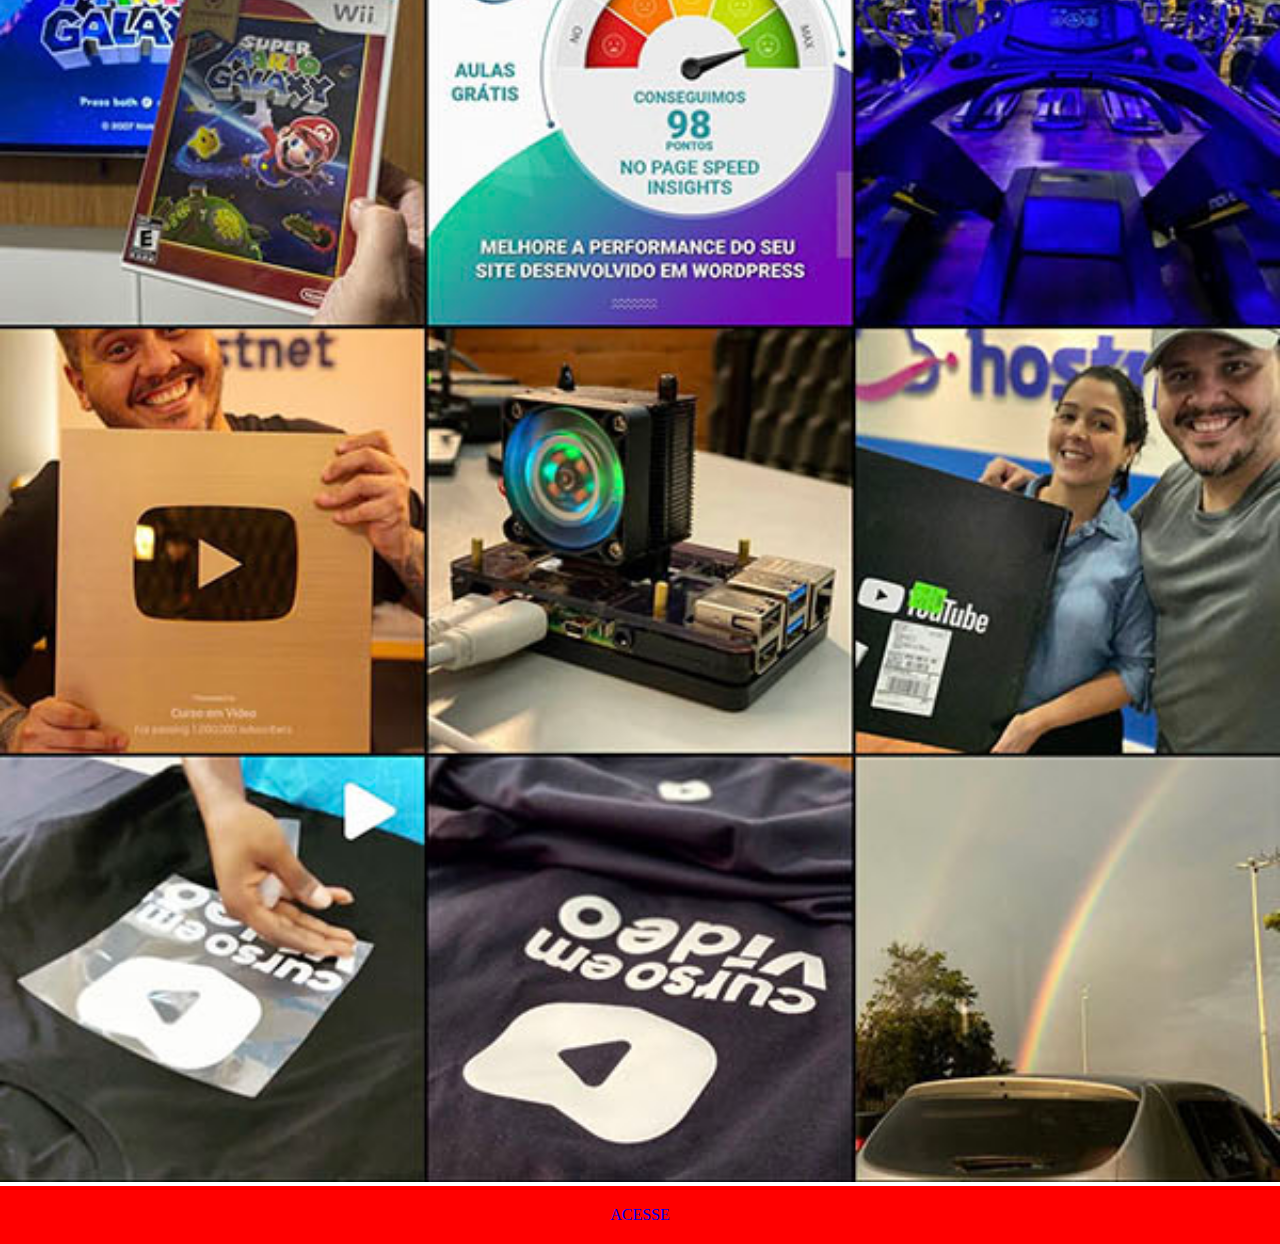
<file: instagram.html>
<!DOCTYPE html>
<html lang="en">
<head>
    <meta charset="UTF-8">
    <meta name="viewport" content="width=device-width, initial-scale=1.0">
    <title>instagram</title>
    <style>
* {
margin: 0%;
padding: 0%;

}
img {
width: 100vw;



}
::-webkit-scrollbar {
width: 0%;
padding: 0%;

}
a {
    display: block;
background-color: red;
text-align: center;
text-decoration: none;
font-size: border;
padding: 20px;






}


    </style>
</head>
<body>
    <img src="imagens/tela-instagram.jpg" alt="">
    <a href="https://www.instagram.com/cursoemvideo/">ACESSE</a>
</body>
</html>
</file>
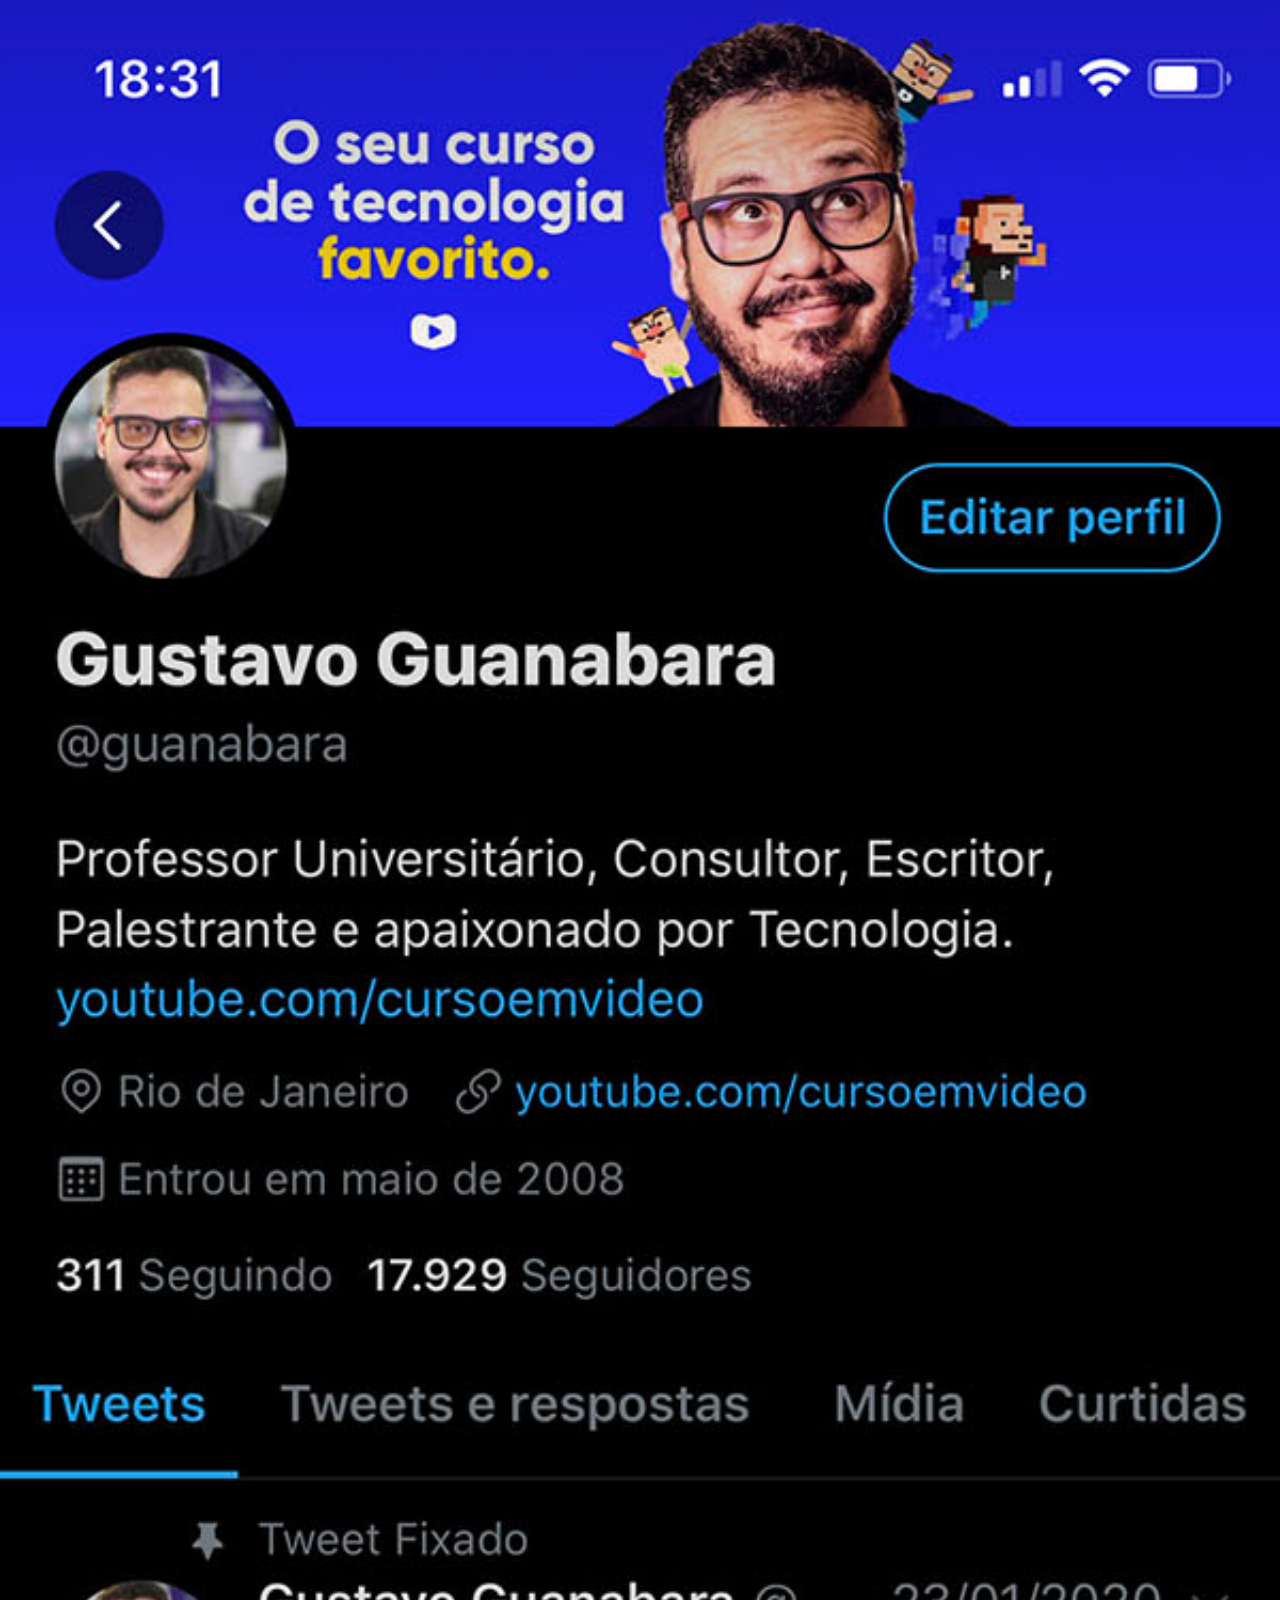
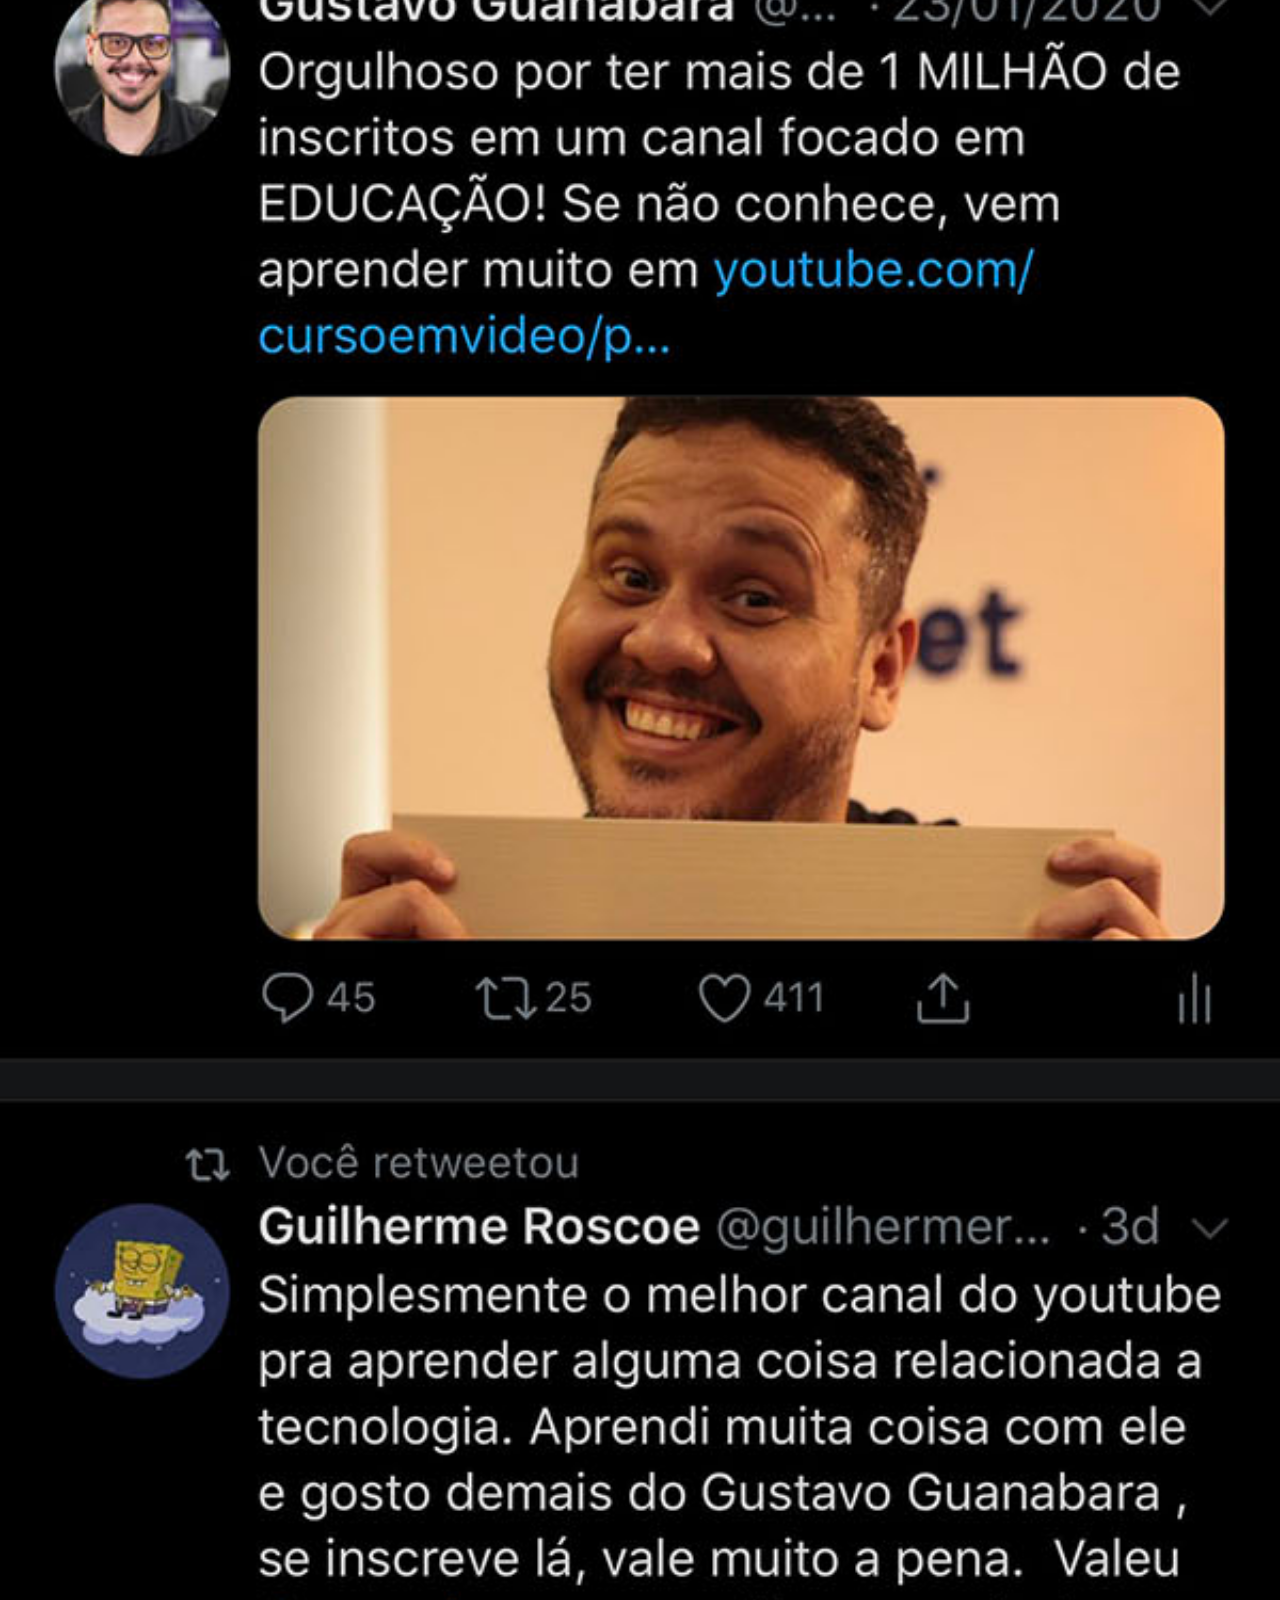
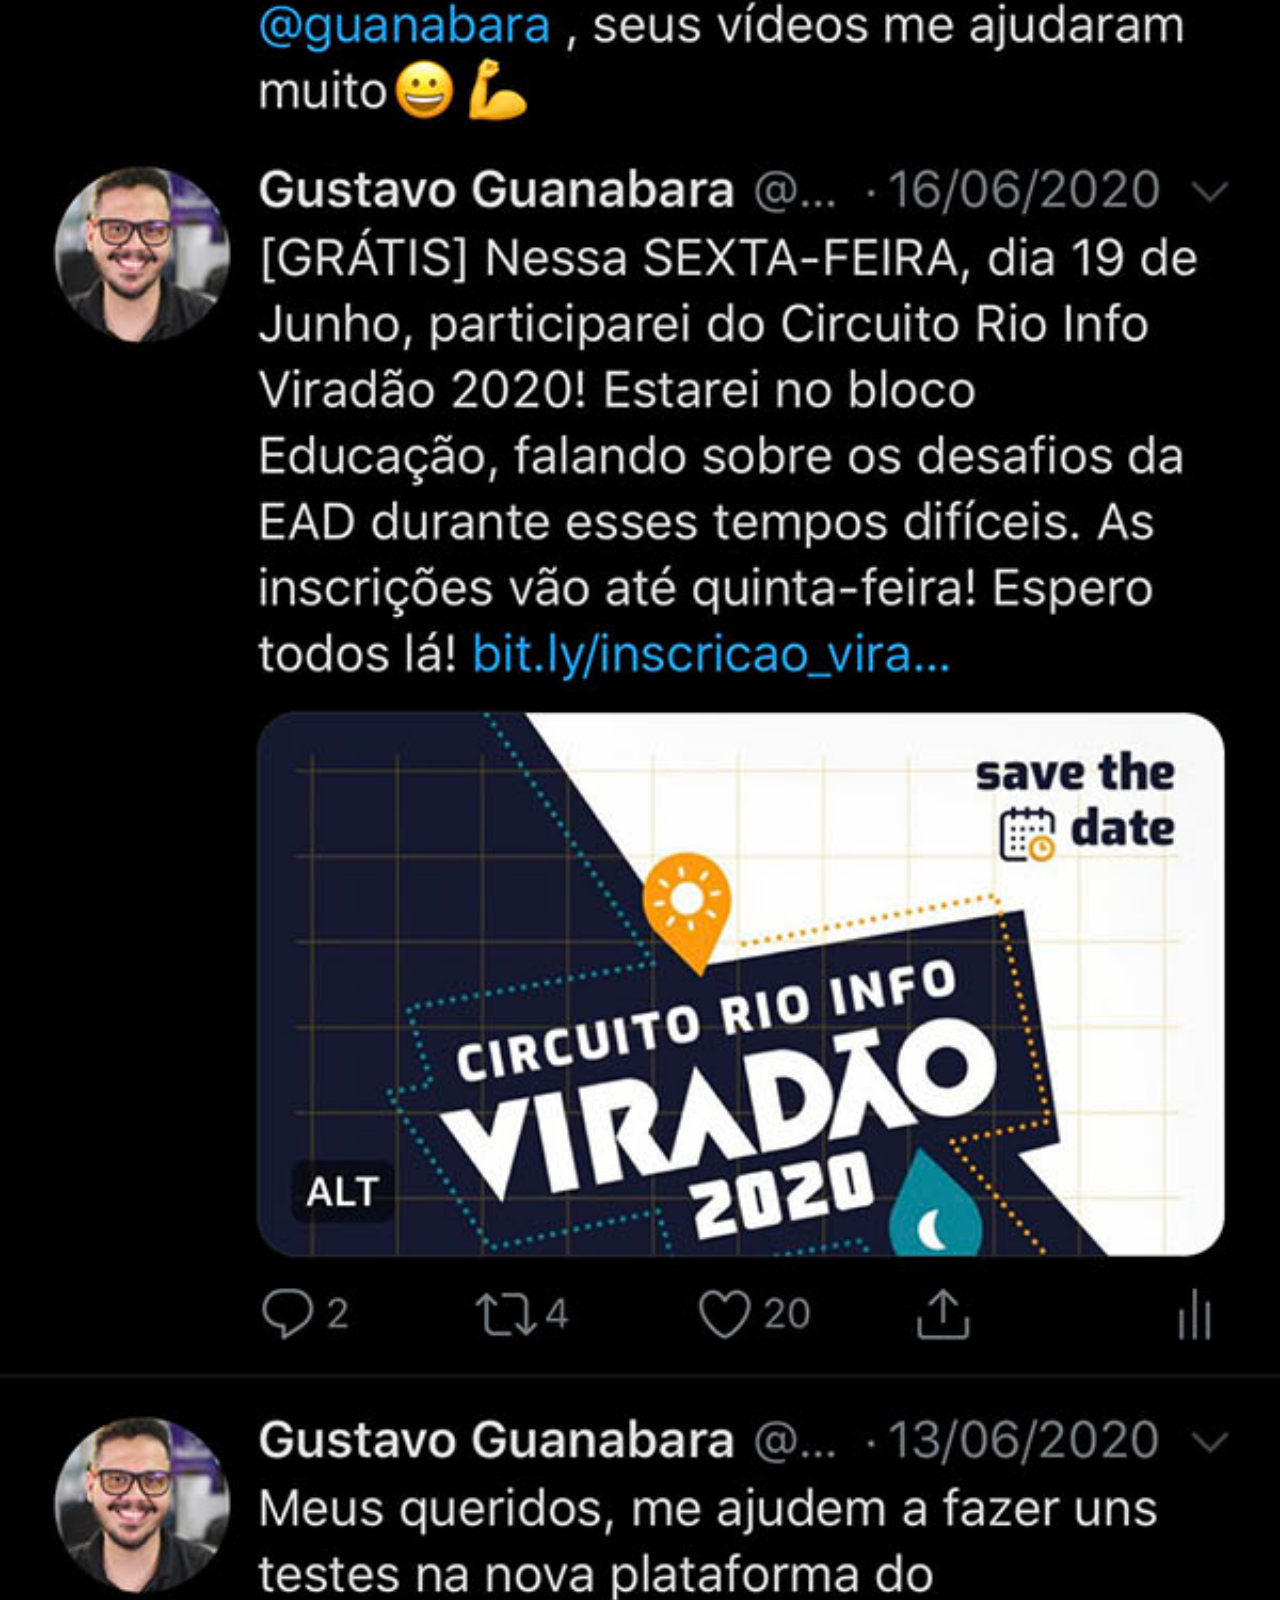
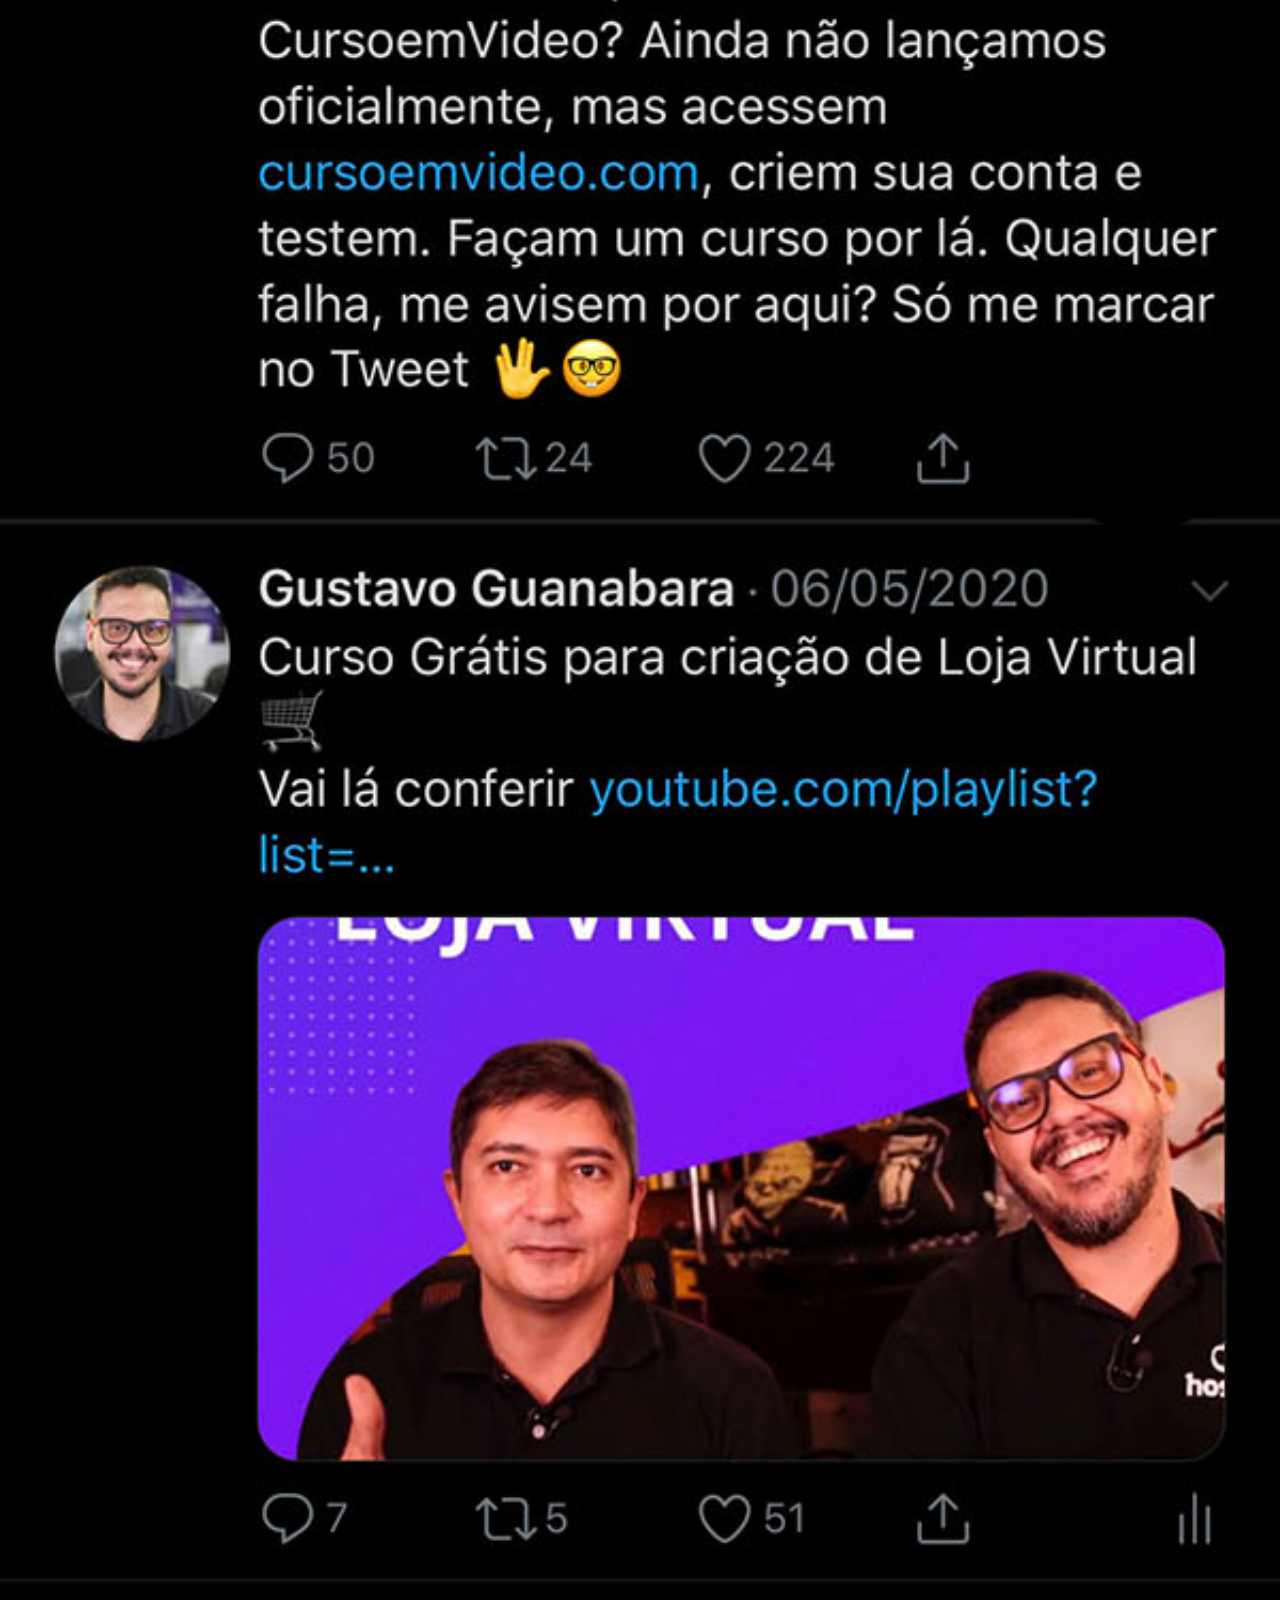
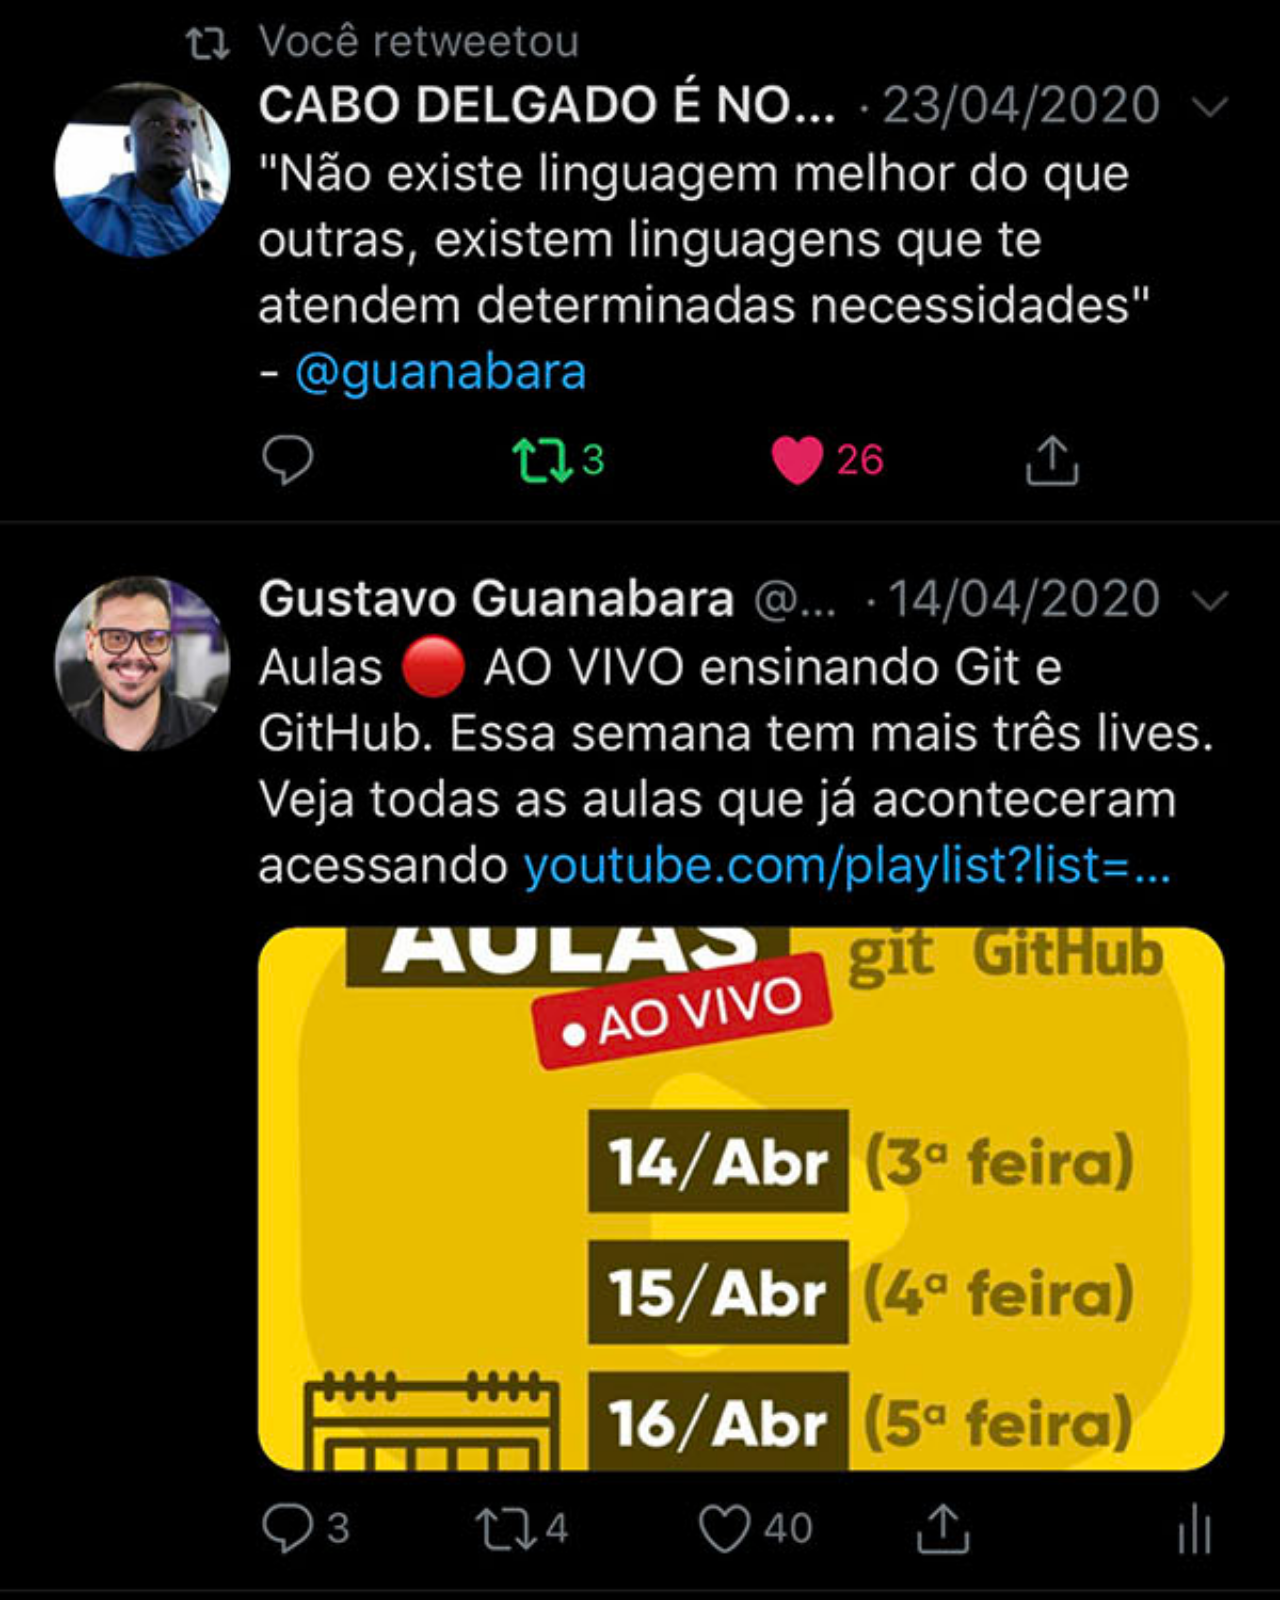
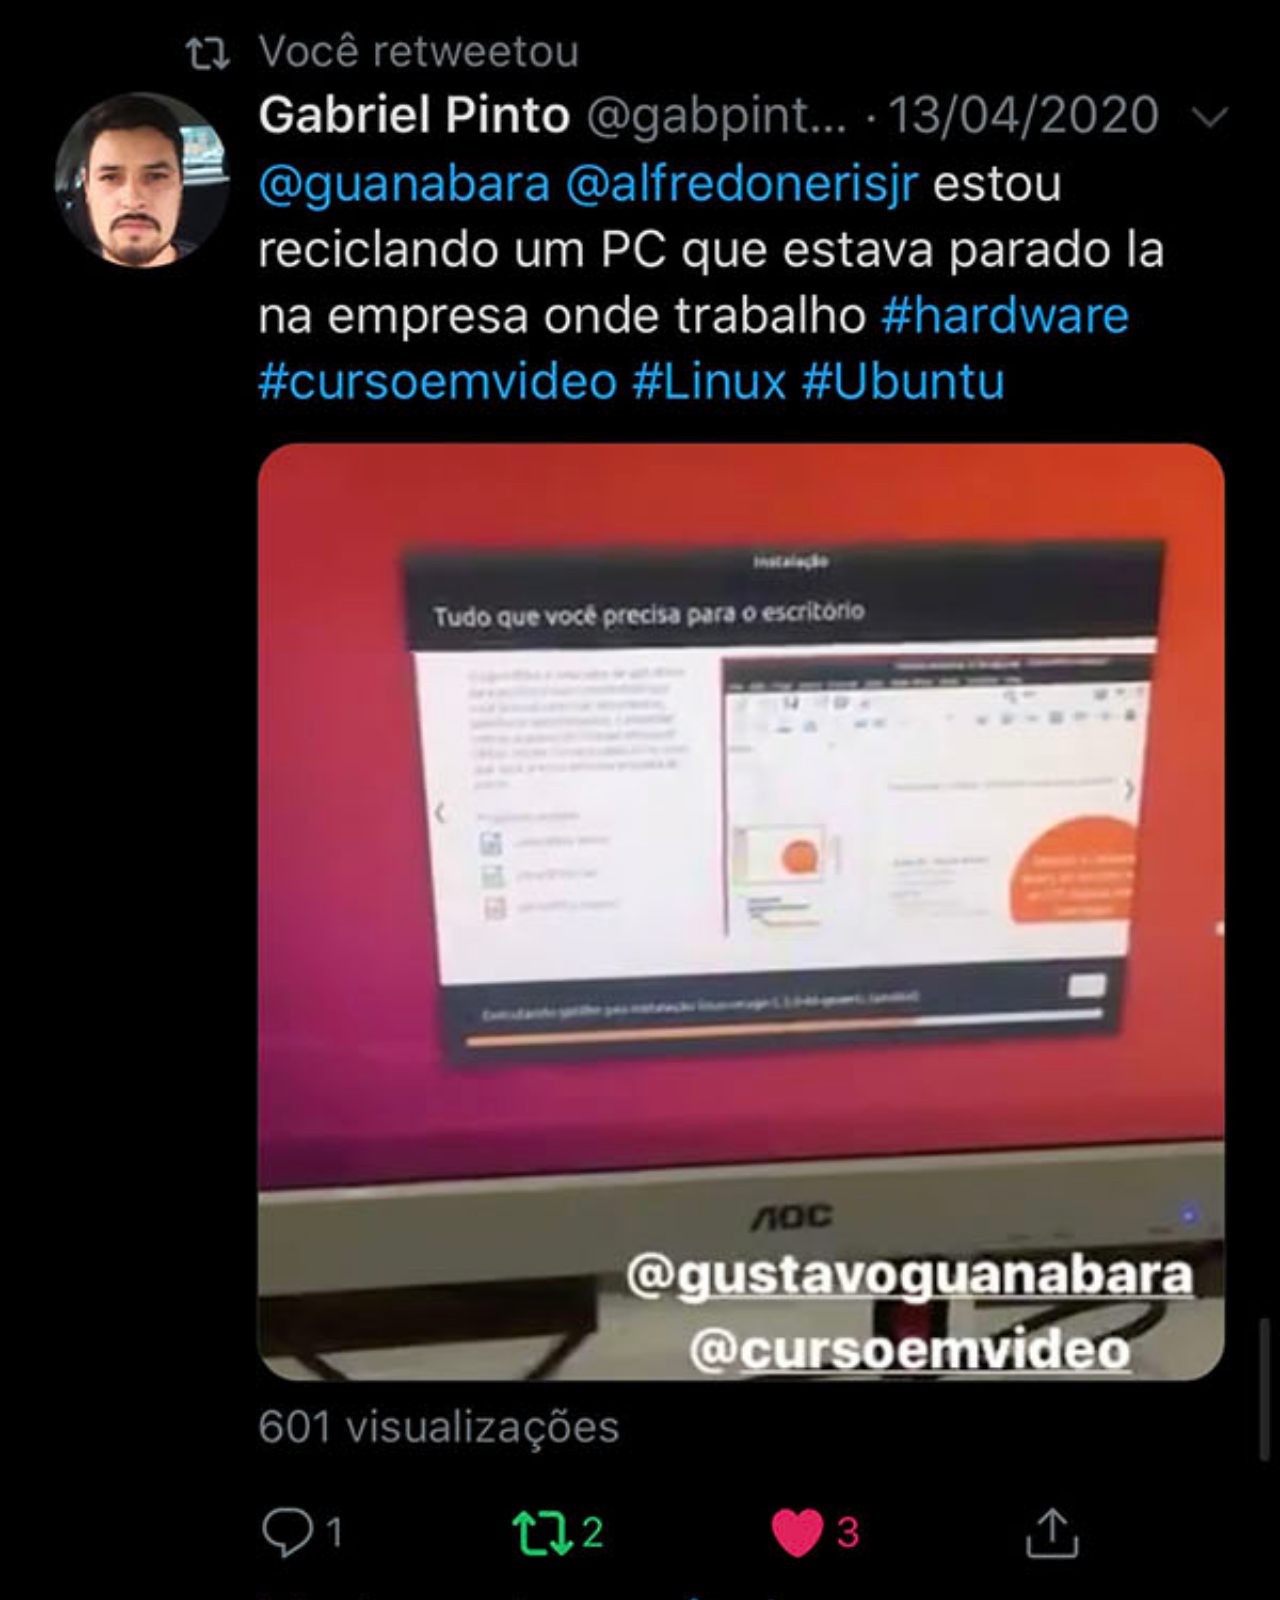
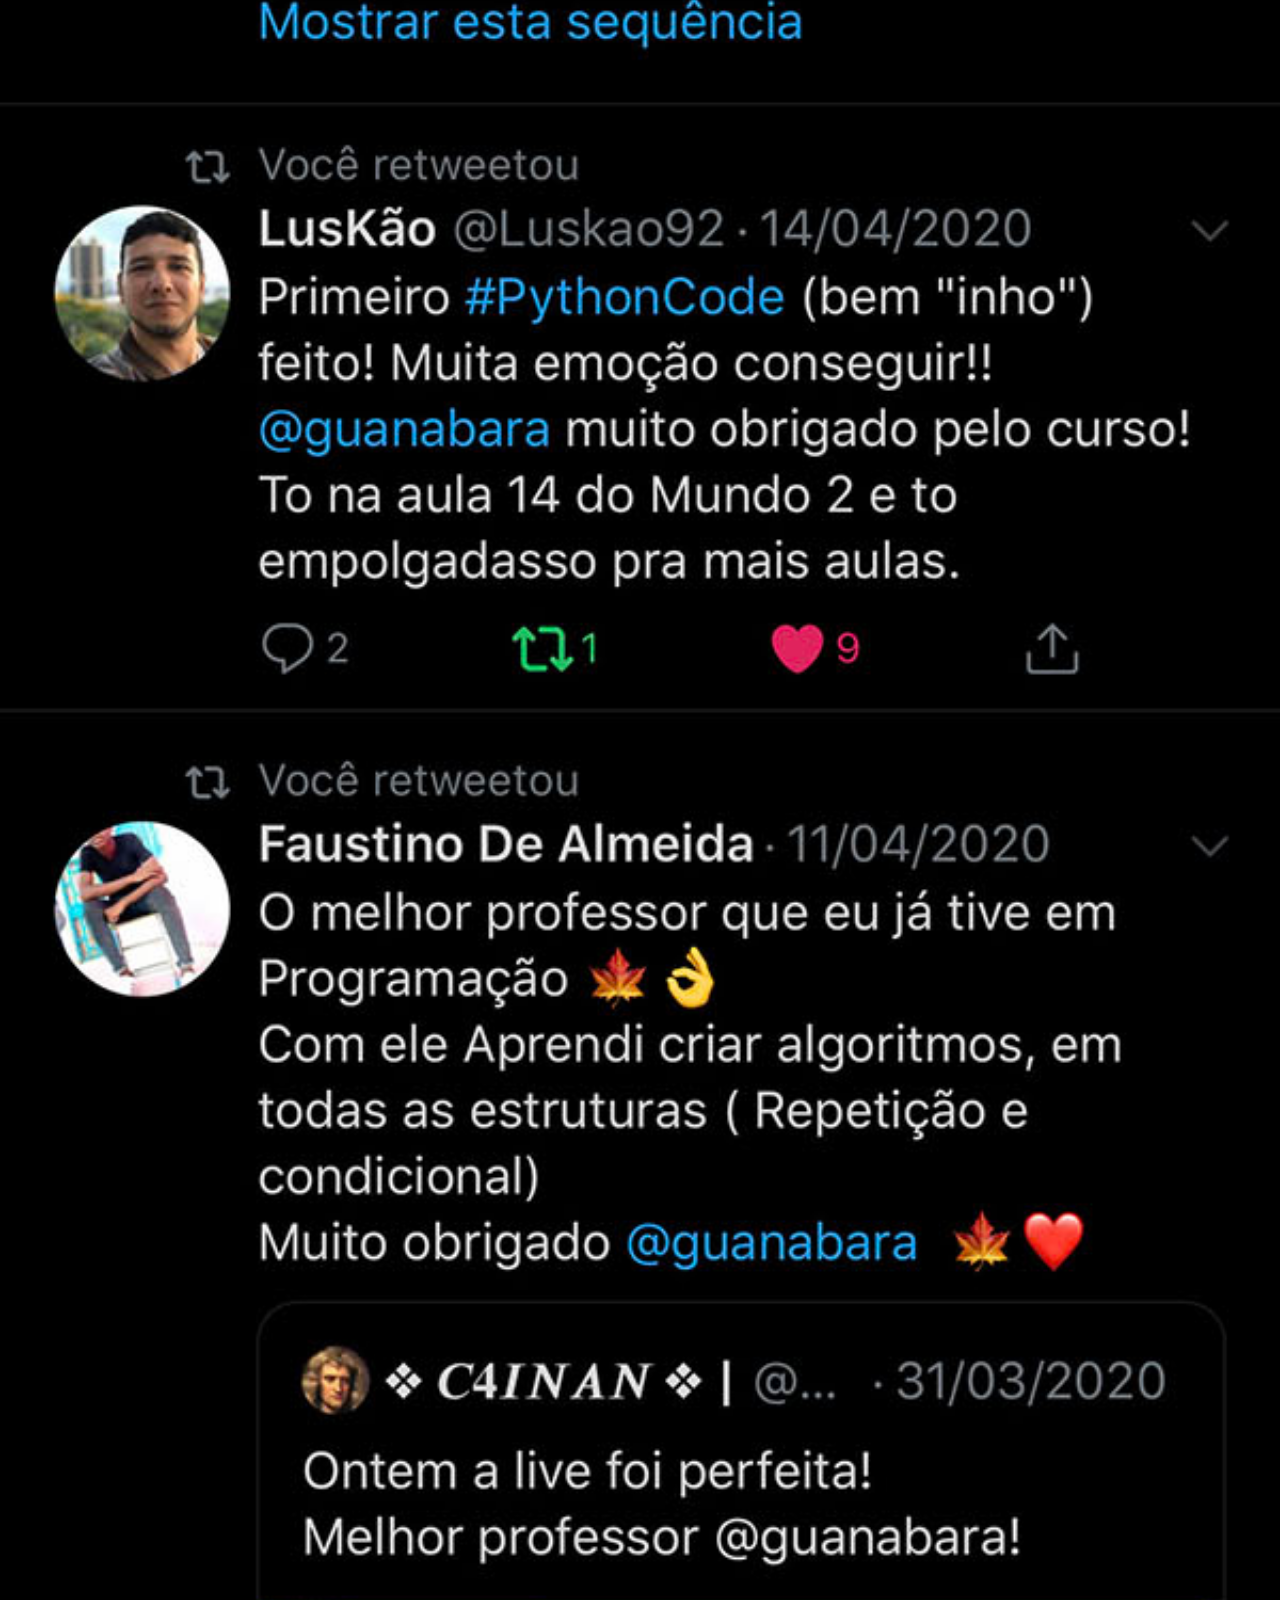
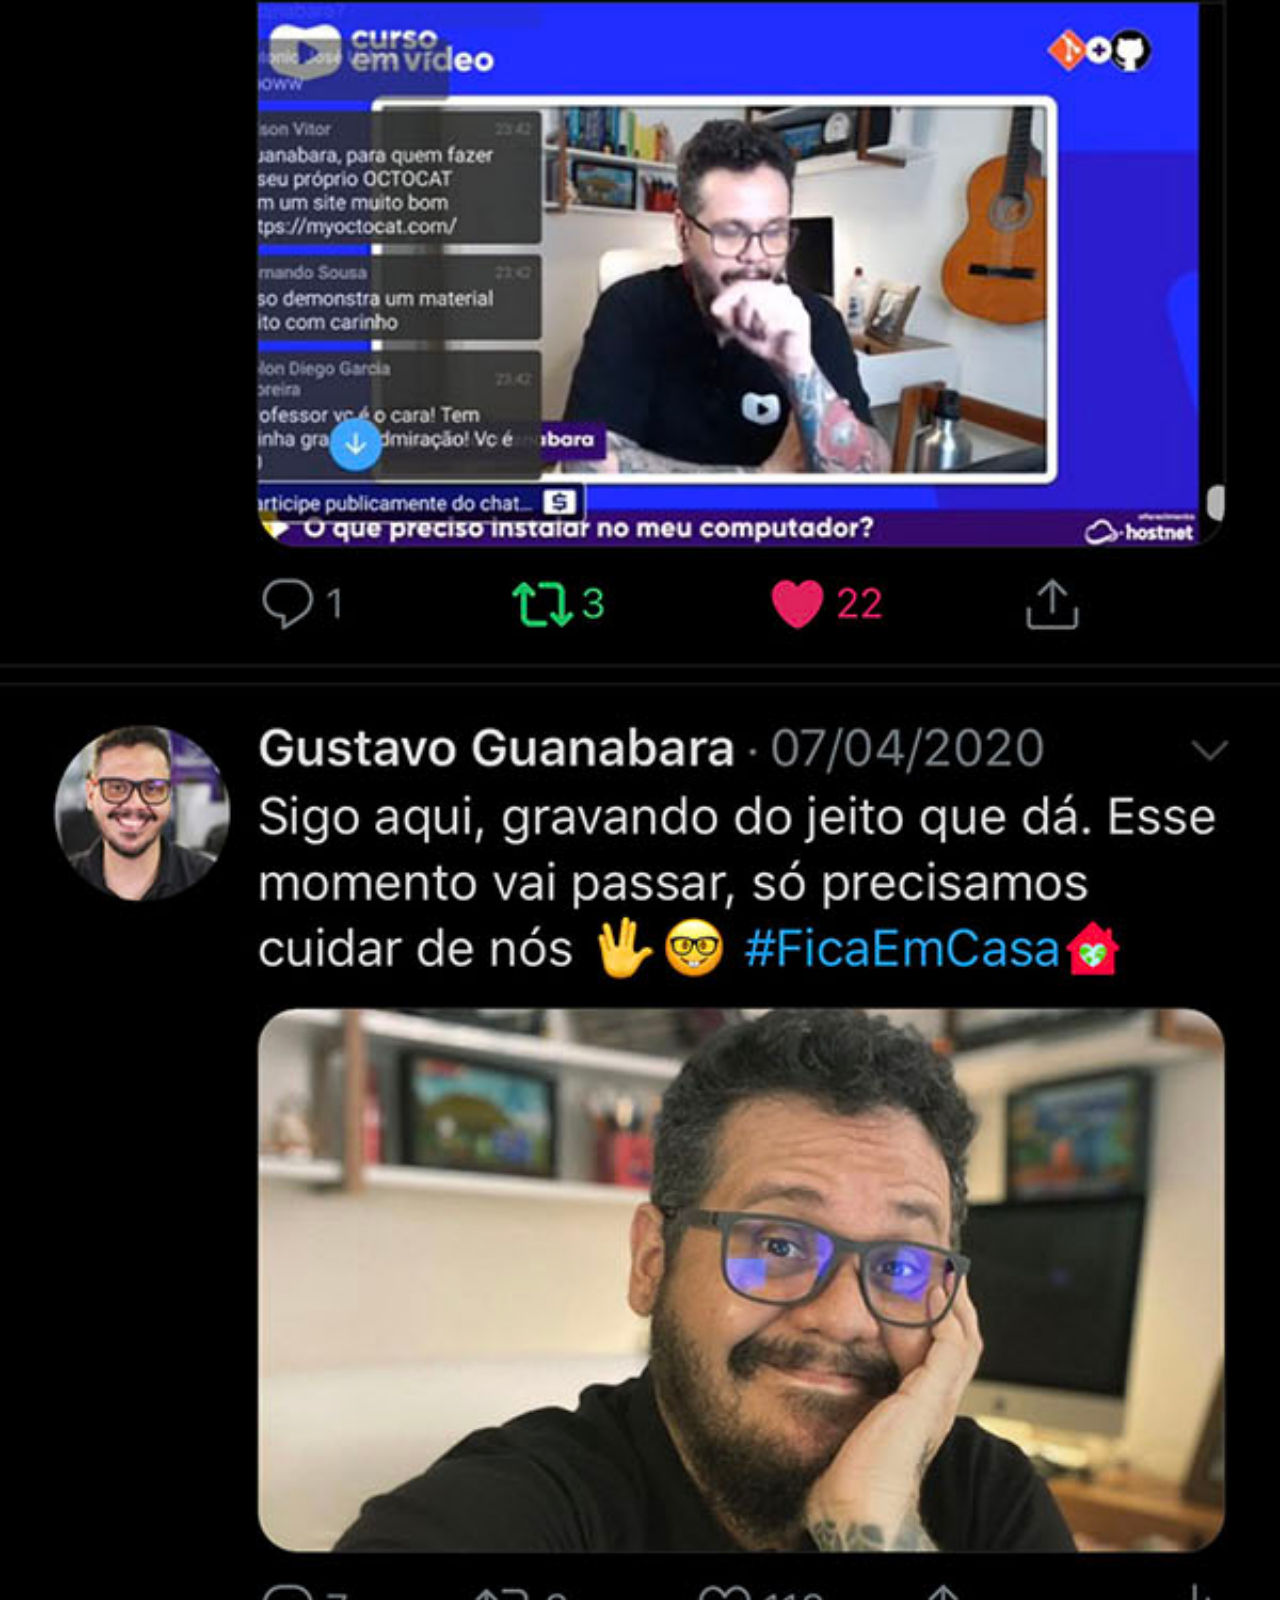
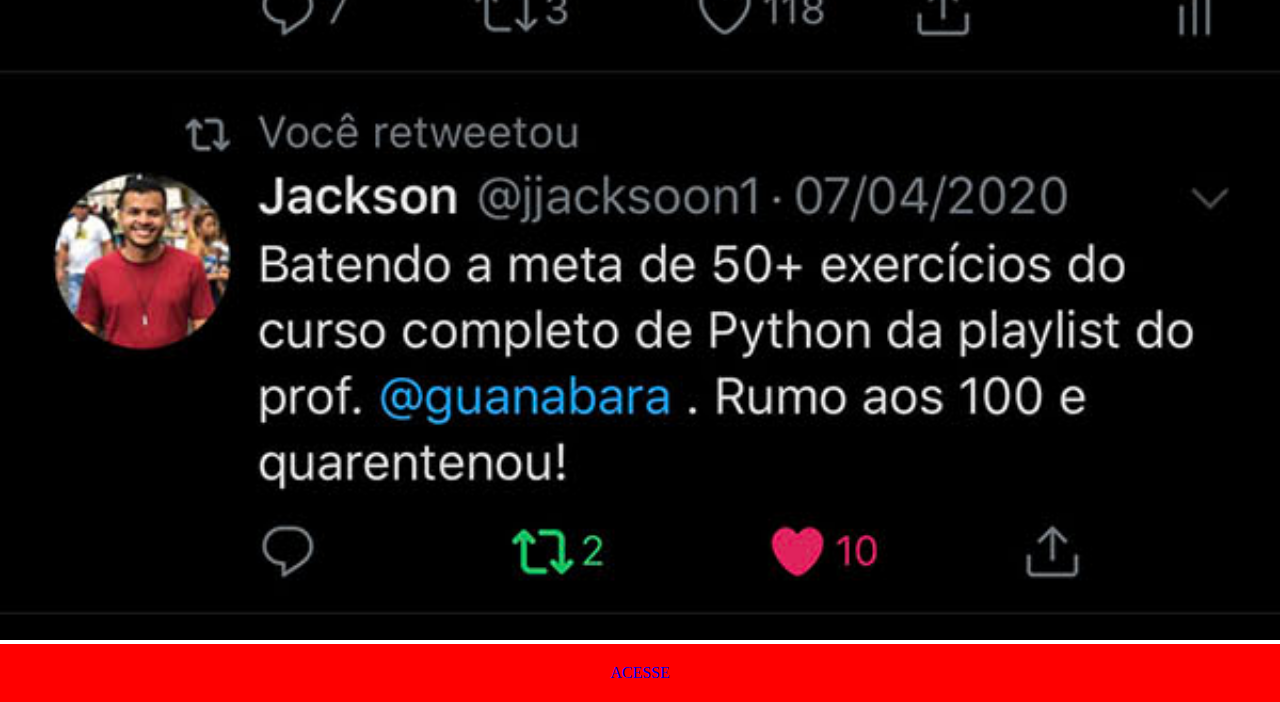
<file: twitter.html>
<!DOCTYPE html>
<html lang="pt-br">
<head>
    <meta charset="UTF-8">
    <meta name="viewport" content="width=device-width, initial-scale=1.0">
    <title>Twitter</title>
        <style>
* {
margin: 0%;
padding: 0%;

}
img {
width: 100vw;



}
::-webkit-scrollbar {
width: 0%;
padding: 0%;

}
a {
    display: block;
background-color: red;
text-align: center;
text-decoration: none;
font-size: border;
padding: 20px;






}


    </style>
</head>
<body>
    <img src="imagens/tela-twitter.jpg" alt="">
    <a href="https://x.com/cursosemvideo">ACESSE</a>
</body>
</html>
</file>
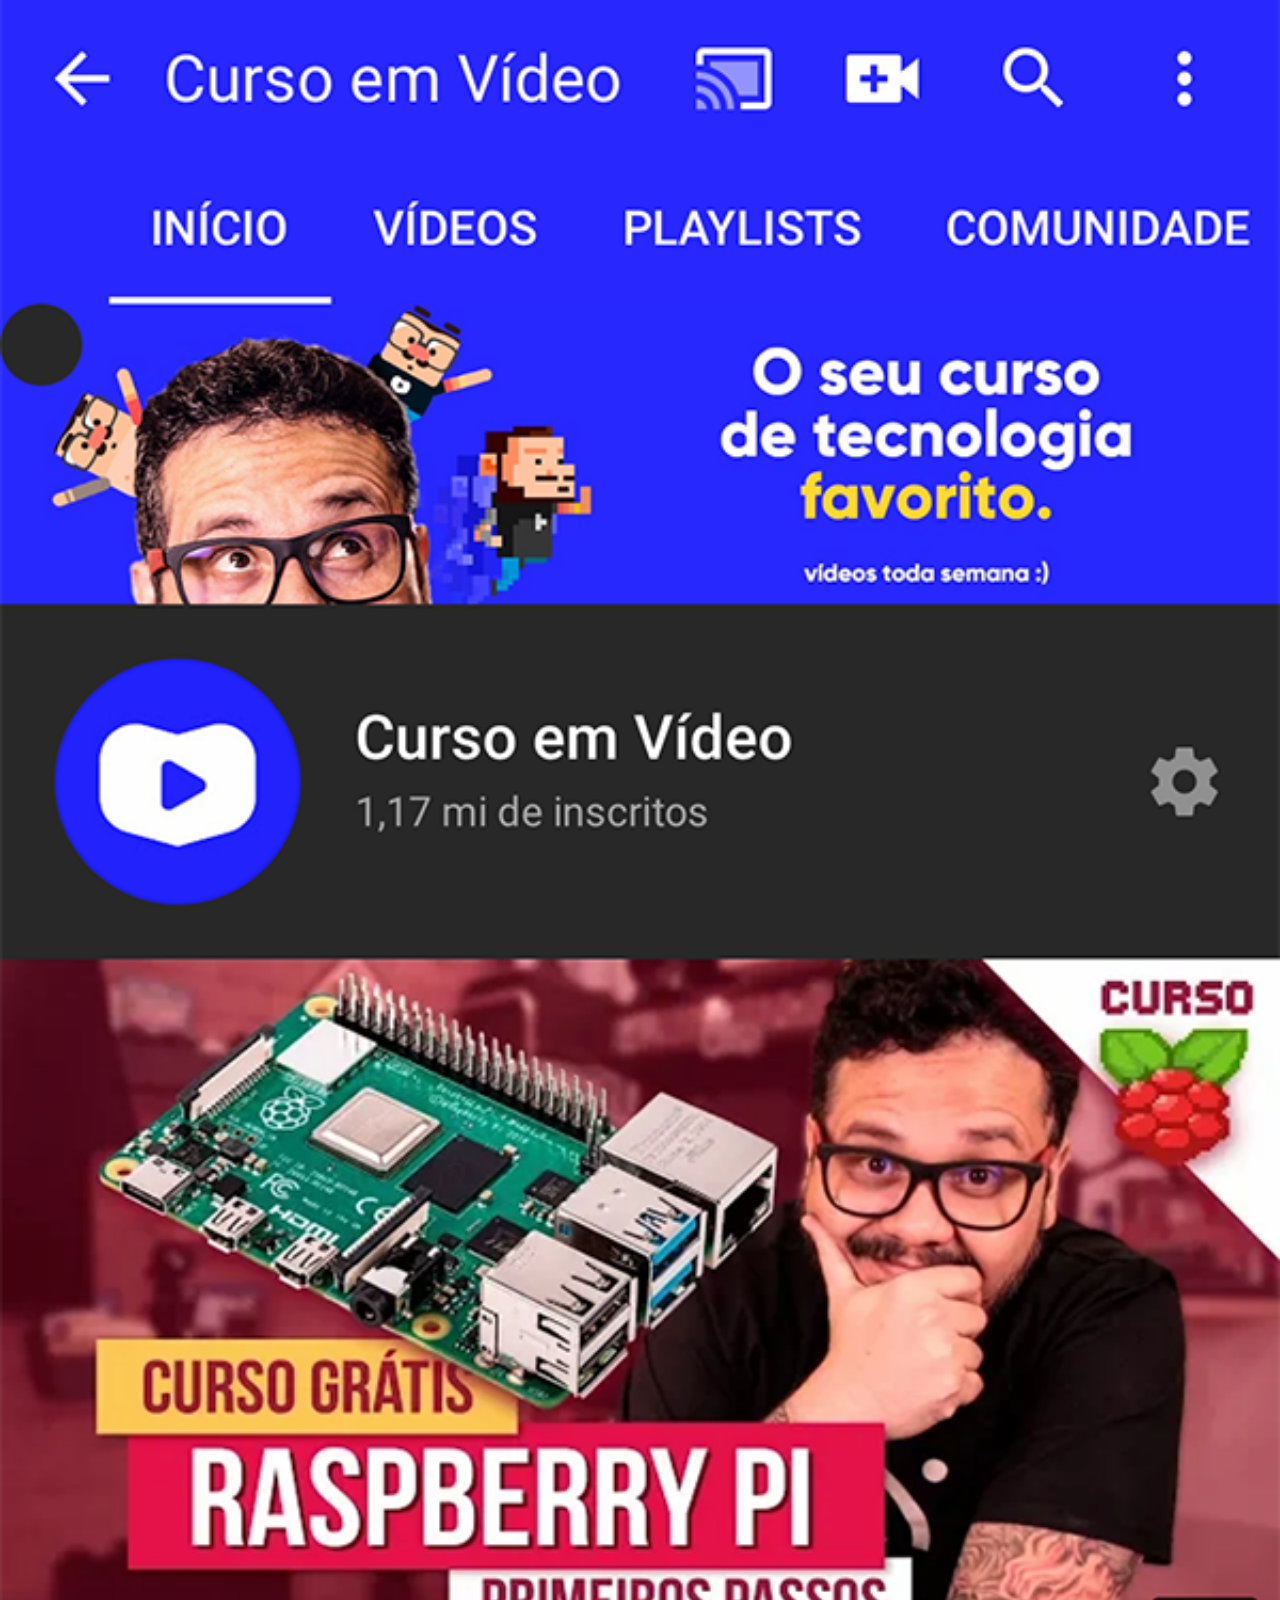
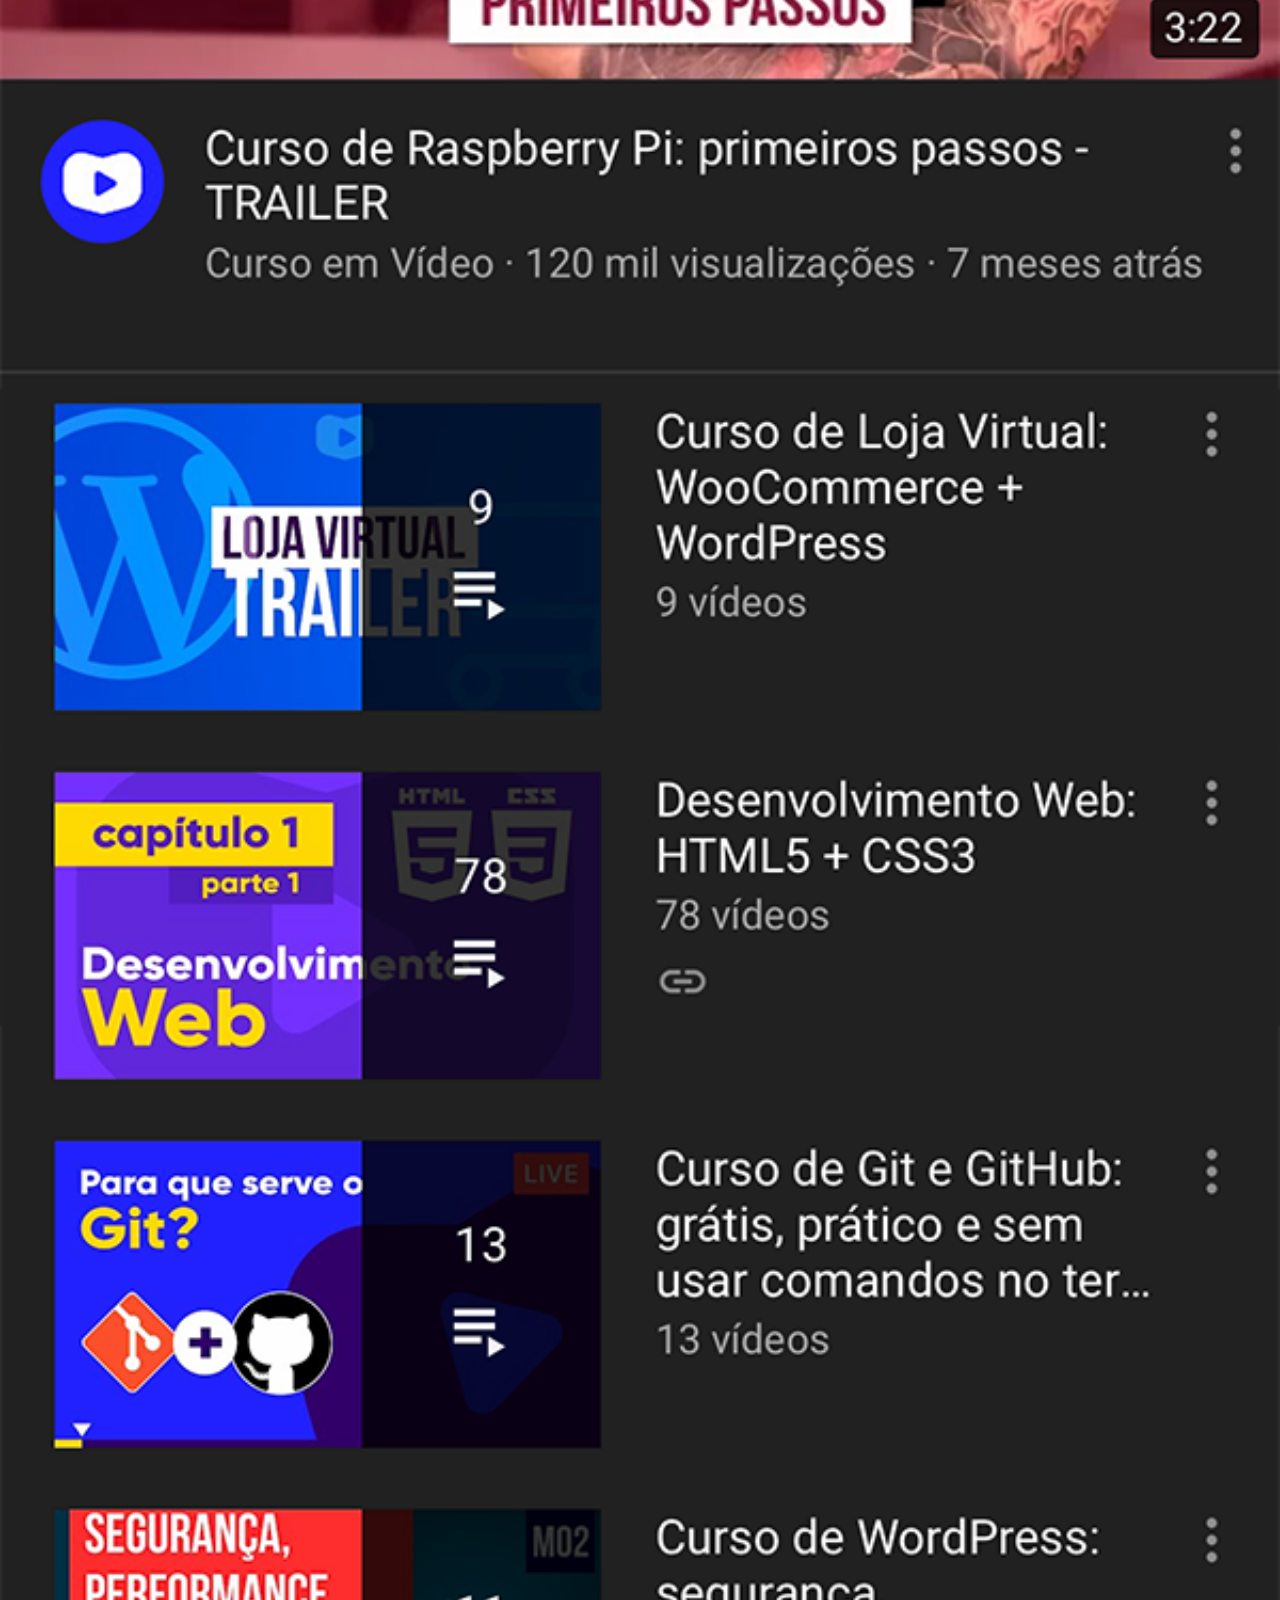
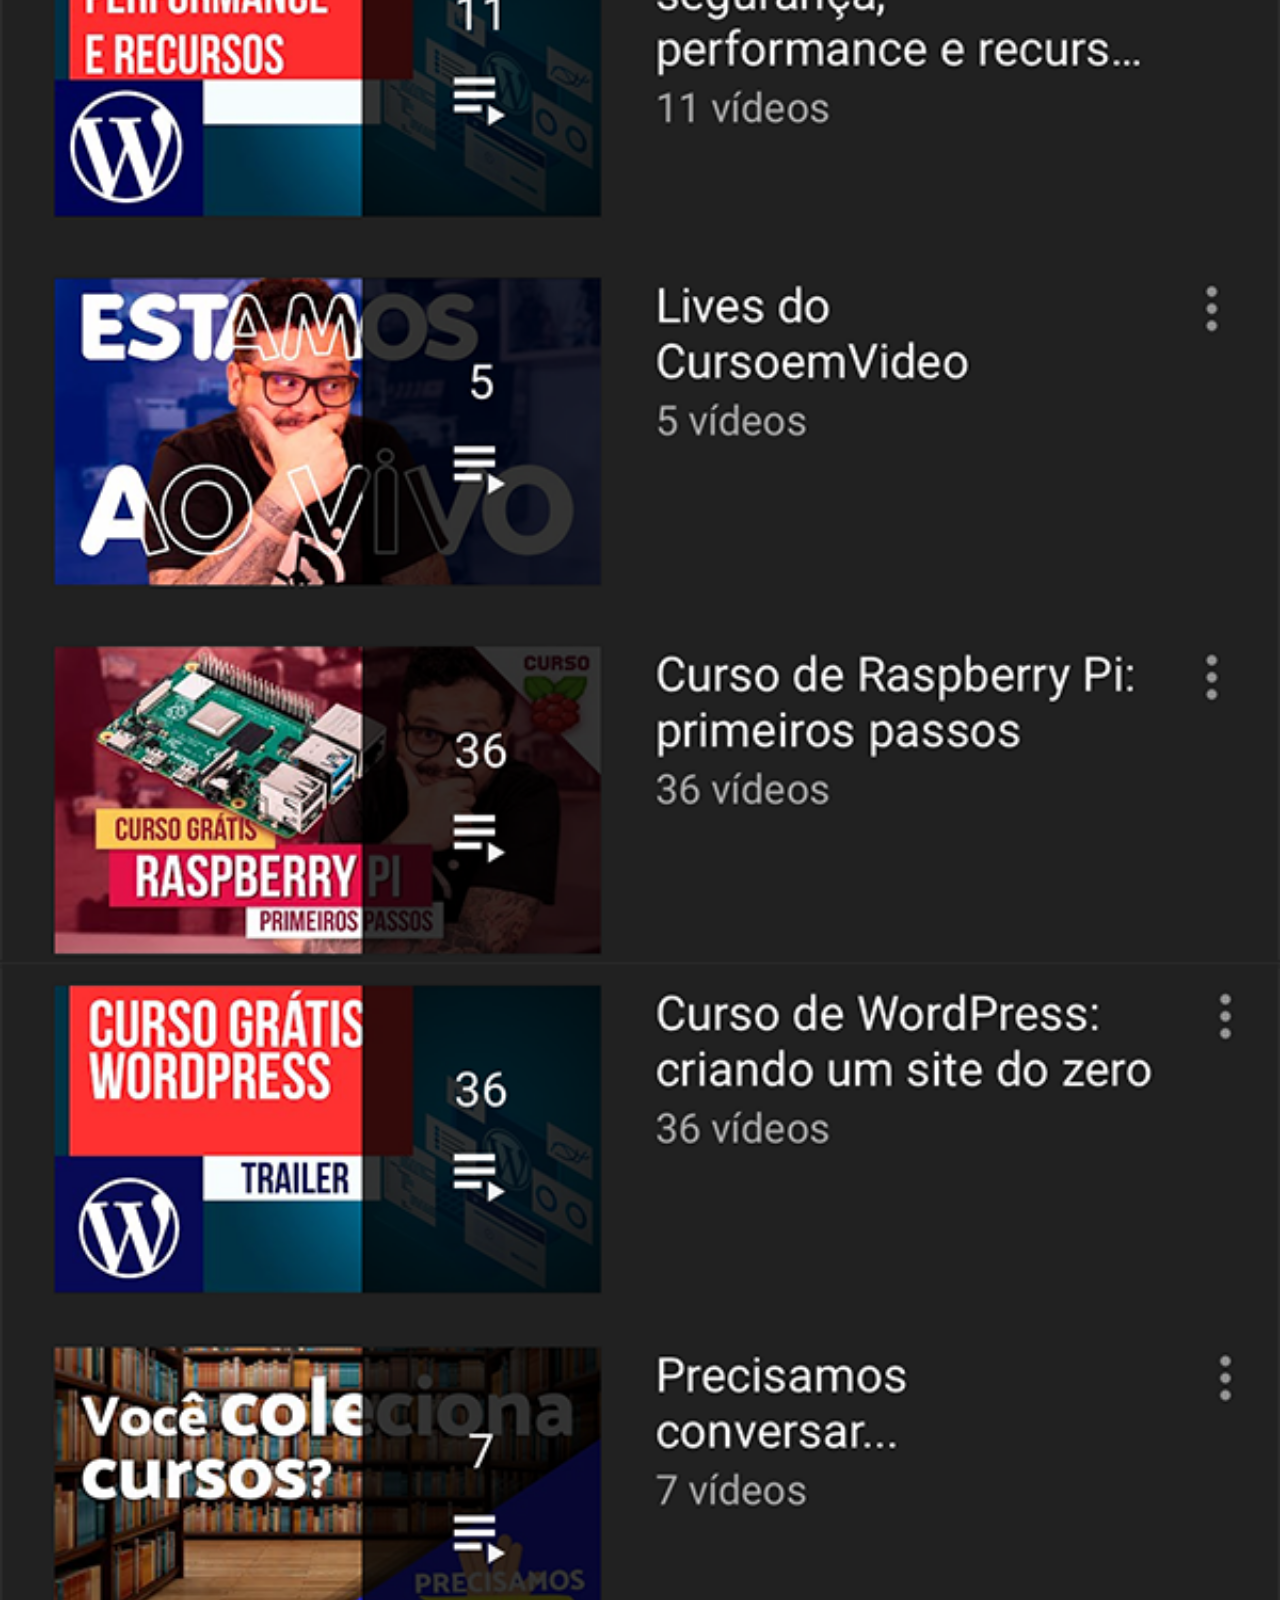
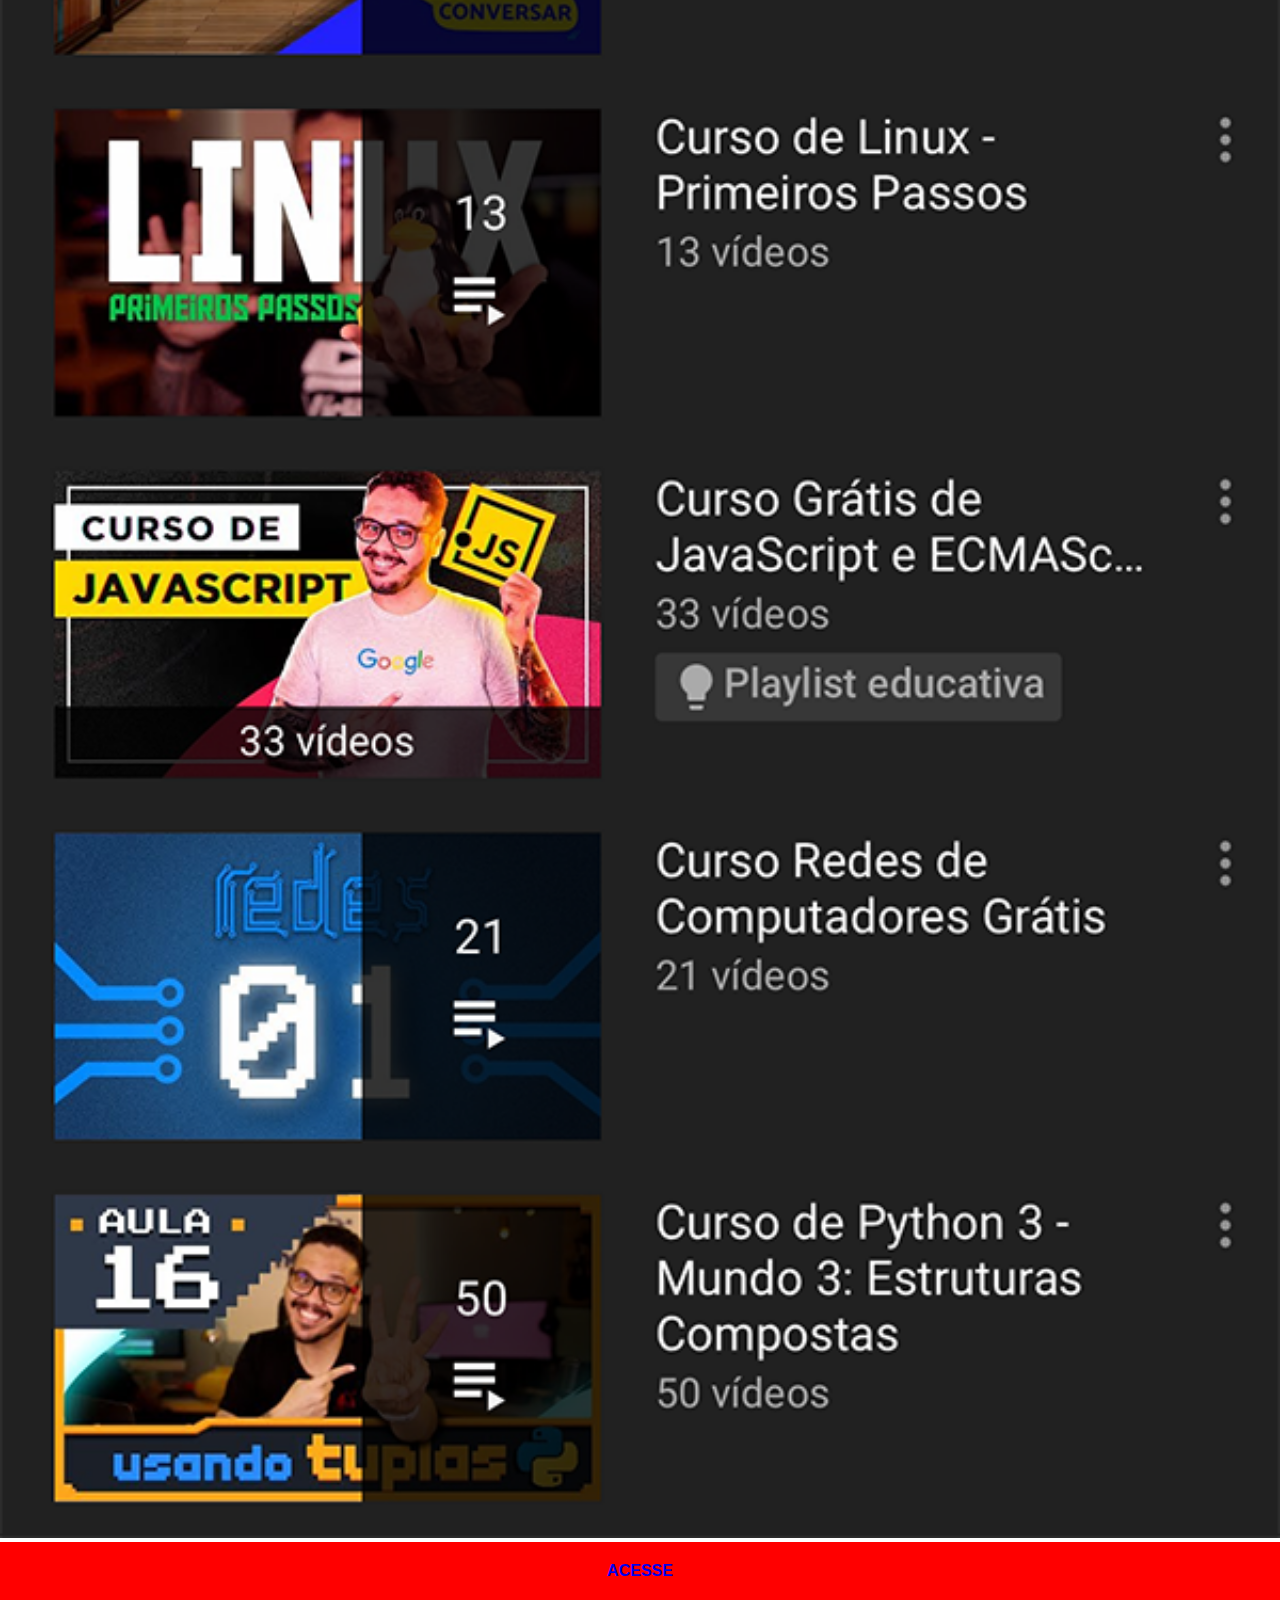
<file: youtube.html>
<!DOCTYPE html>
<html lang="pt-br">
<head>
    <meta charset="UTF-8">
    <meta name="viewport" content="width=device-width, initial-scale=1.0">
    <title>youtube</title>
    <style>
* {
margin: 0%;
padding: 0%;
font-family: Arial, Helvetica, sans-serif;
}
img {
width: 100vw;


}
::-webkit-scrollbar {
width: 0px;
padding: 0px;

}
a {
display: block;
background-color: red;
padding: 20px;
text-align: center;
font-weight: bolder;
text-decoration: none;
}


    </style>
</head>
<body>
   <img src="imagens/tela-youtube.png" alt=""> 
   <a href="https://www.youtube.com/cursoemvideo" target="_blank">ACESSE</a>
</body>
</html>
</file>
<file: estilos/style.css>
@charset "UTF-8";

* {
margin: 0%;
padding: 0%;
font-family: Arial, Helvetica, sans-serif;


}
html, body {
height: 100vh;
width: 100vw;
background-color: black;




}
body {
background: url(../imagens/fundo-madeira.jpg) no-repeat top center;
background-size: cover;
background-attachment: fixed;

}

main {
height: 100vh;
width: 100vw;
position: relative;




}
#telefone {
position: absolute;
top: 50%;
left: 50%;
transform: translate(-50%, -50%);


height: 627px;
width: 311px;
background-color: blue;
background: url(../imagens/frame-iphone.png) no-repeat ; 
}
#tela {
position: relative;
top: 80px;
left: 22px;
width: 269px;
height: 471px;
}



#redes {
text-align: right;


}
#redes>a>img {
width: 50px; 
margin: 10px;
border-radius: 50%;
box-shadow: 2px 2px 5px rgba(0, 0, 0, 0.400);
box-sizing: border-box;
}
#redes img:hover {
border: 2px solid rgba(255, 255, 255, 0.523);



}
</file>
